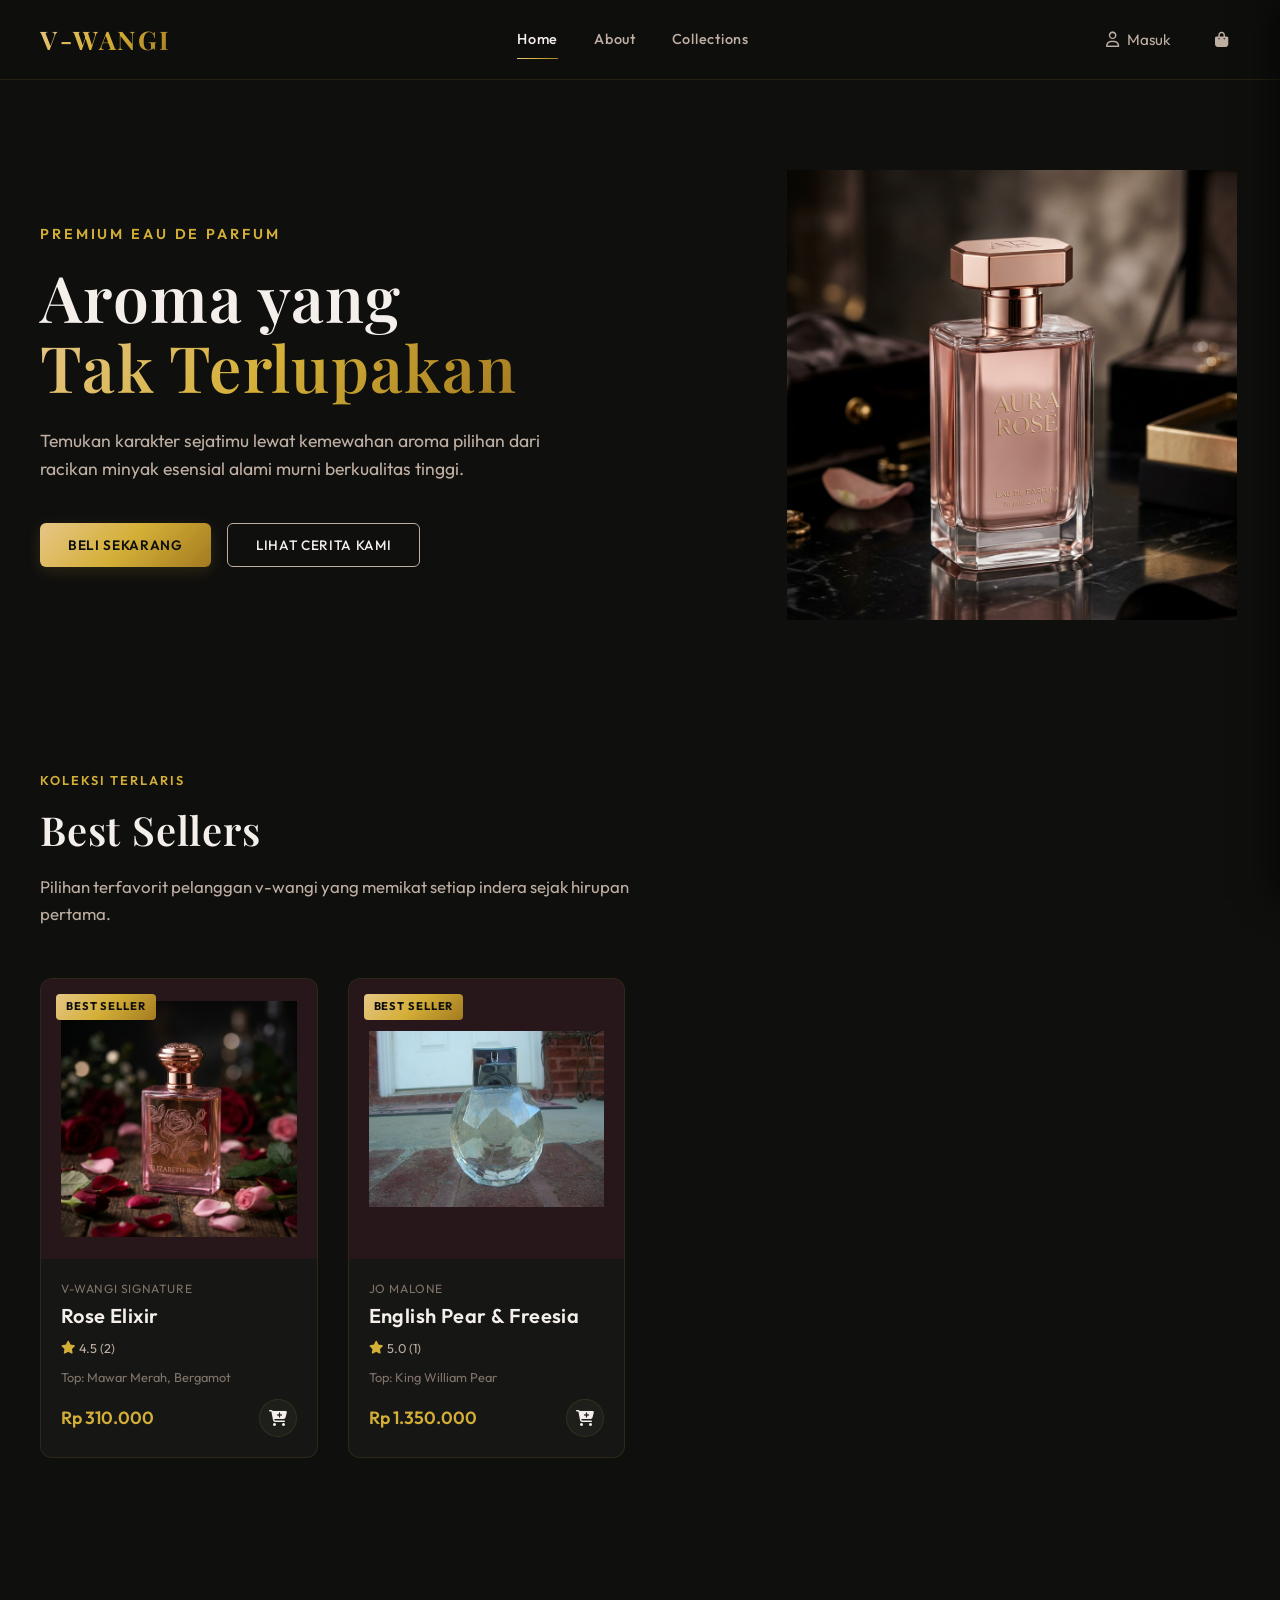
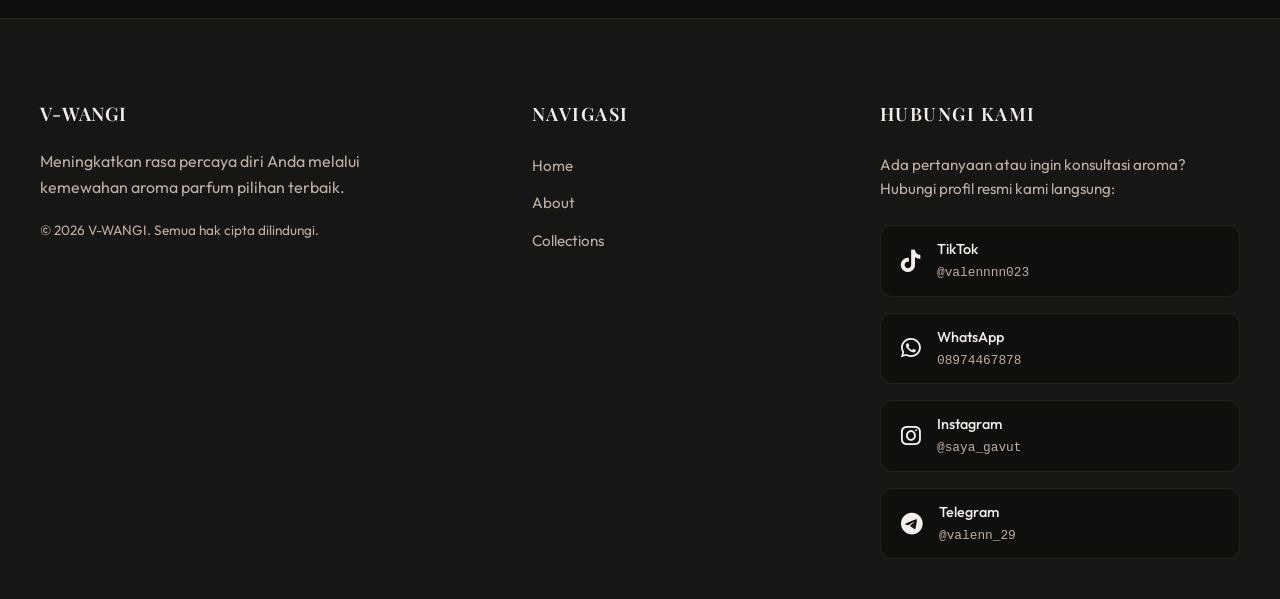
<file: index.html>
<!DOCTYPE html>
<html lang="id">
<head>
    <meta charset="UTF-8">
    <meta name="viewport" content="width=device-width, initial-scale=1.0">
    <title>V-WANGI - Aroma yang Tak Terlupakan</title>
    <meta name="description" content="Toko parfum premium e-commerce v-wangi dengan aroma berkualitas, alami, dan racikan lokal terbaik.">
    <!-- Google Fonts -->
    <link rel="preconnect" href="https://fonts.googleapis.com">
    <link rel="preconnect" href="https://fonts.gstatic.com" crossorigin>
    <link href="https://fonts.googleapis.com/css2?family=Outfit:wght@300;400;500;600;700&family=Playfair+Display:ital,wght@0,400;0,600;0,700;1,400&display=swap" rel="stylesheet">
    <!-- FontAwesome for Premium Icons -->
    <link rel="stylesheet" href="https://cdnjs.cloudflare.com/ajax/libs/font-awesome/6.4.0/css/all.min.css">
    <!-- Custom Style Sheet -->
    <link rel="stylesheet" href="style.css">
</head>
<body>

    <!-- Header / Navbar -->
    <header class="navbar">
        <div class="nav-container">
            <a href="#" class="logo" id="nav-logo">V-WANGI</a>
            <nav class="nav-links">
                <a href="#home" class="nav-link active" data-target="home">Home</a>
                <a href="#about" class="nav-link" data-target="about">About</a>
                <a href="#collections" class="nav-link" data-target="collections">Collections</a>
            </nav>
            <div class="nav-actions">
                <button class="nav-btn" id="auth-btn" title="Masuk / Daftar">
                    <i class="fa-regular fa-user"></i>
                    <span class="btn-text">Masuk</span>
                </button>
                <button class="nav-btn cart-toggle-btn" id="cart-btn" title="Keranjang">
                    <i class="fa-solid fa-bag-shopping"></i>
                    <span class="cart-badge" id="cart-badge-count">0</span>
                </button>
            </div>
        </div>
    </header>

    <!-- Slide-Out Shopping Cart Panel -->
    <div class="cart-overlay" id="cart-overlay"></div>
    <div class="cart-panel" id="cart-panel">
        <div class="cart-header">
            <h3>Keranjang Belanja</h3>
            <button class="close-cart-btn" id="close-cart-btn"><i class="fa-solid fa-xmark"></i></button>
        </div>
        <div class="cart-items" id="cart-items-container">
            <!-- Dynamic Cart Items go here -->
            <div class="empty-cart-message">
                <i class="fa-solid fa-bag-shopping"></i>
                <p>Keranjang belanja Anda kosong.</p>
                <button class="btn btn-primary btn-shop-now">Lihat Koleksi</button>
            </div>
        </div>
        <div class="cart-footer" id="cart-footer">
            <div class="cart-total-row">
                <span>Subtotal:</span>
                <span class="total-price" id="cart-subtotal">Rp 0</span>
            </div>
            <button class="btn btn-primary btn-block" id="btn-go-to-checkout">Lanjutkan ke Checkout</button>
        </div>
    </div>

    <!-- Main View Content (SPA Page Views) -->
    <main class="main-content">

        <!-- 1. Home / Landing Page View -->
        <section id="home-view" class="view-section active">
            <!-- Hero Banner -->
            <div class="hero-banner">
                <div class="hero-content">
                    <span class="hero-subtitle">Premium Eau De Parfum</span>
                    <h1 class="hero-title">Aroma yang<br><span class="highlight-gold">Tak Terlupakan</span></h1>
                    <p class="hero-description">Temukan karakter sejatimu lewat kemewahan aroma pilihan dari racikan minyak esensial alami murni berkualitas tinggi.</p>
                    <div class="hero-actions">
                        <button class="btn btn-primary btn-shop-now">Beli Sekarang</button>
                        <button class="btn btn-secondary" id="btn-explore-story">Lihat Cerita Kami</button>
                    </div>
                </div>
                <div class="hero-visual">
                    <div class="glow-sphere"></div>
                    <img src="assets/rose_elixir.png" alt="V-Wangi Signature Bottle" class="hero-img floating-animation">
                </div>
            </div>

            <!-- Best Sellers Section -->
            <div class="best-sellers-section">
                <div class="section-header">
                    <span class="section-tag">Koleksi Terlaris</span>
                    <h2 class="section-title">Best Sellers</h2>
                    <p class="section-desc">Pilihan terfavorit pelanggan v-wangi yang memikat setiap indera sejak hirupan pertama.</p>
                </div>
                <div class="product-grid" id="best-sellers-grid">
                    <!-- Dynamic Best Sellers Card go here -->
                </div>
            </div>
        </section>

        <!-- 2. About / Story View -->
        <section id="about-view" class="view-section">
            <div class="about-container">
                <div class="section-header text-center">
                    <span class="section-tag">Ingredients & Story</span>
                    <h2 class="section-title">Kisah & Kualitas Kami</h2>
                </div>

                <div class="about-grid">
                    <div class="about-card">
                        <div class="about-icon"><i class="fa-solid fa-leaf"></i></div>
                        <h3>Bahan Alami Murni</h3>
                        <p>Menggunakan 100% ekstrak minyak esensial alami yang diperoleh secara etis tanpa bahan kimia sintetis berbahaya.</p>
                    </div>
                    <div class="about-card">
                        <div class="about-icon"><i class="fa-solid fa-wand-magic-sparkles"></i></div>
                        <h3>Aroma Khas</h3>
                        <p>Setiap varian dirancang oleh master perfumer profesional untuk menciptakan transisi aroma notes yang harmonis dan unik.</p>
                    </div>
                    <div class="about-card">
                        <div class="about-icon"><i class="fa-solid fa-award"></i></div>
                        <h3>Lokal & Berkualitas</h3>
                        <p>Diproduksi secara lokal dengan standar internasional, menjaga keaslian budaya wewangian premium Indonesia.</p>
                    </div>
                </div>

                <!-- Stats Section -->
                <div class="stats-section">
                    <div class="stat-item">
                        <span class="stat-number">10k+</span>
                        <span class="stat-label">Pelanggan Puas</span>
                    </div>
                    <div class="stat-item">
                        <span class="stat-number">40+</span>
                        <span class="stat-label">Varian Aroma</span>
                    </div>
                    <div class="stat-item">
                        <span class="stat-number">100%</span>
                        <span class="stat-label">Jaminan Asli</span>
                    </div>
                    <div class="stat-item">
                        <span class="stat-number">4.9</span>
                        <span class="stat-label">Rating Rata-rata</span>
                    </div>
                </div>
            </div>
        </section>

        <!-- 3. Collections & Product Grid View -->
        <section id="collections-view" class="view-section">
            <div class="collections-container">
                <div class="section-header">
                    <span class="section-tag">Semua Varian</span>
                    <h2 class="section-title">Collections</h2>
                </div>
                <div class="product-grid" id="all-collections-grid">
                    <!-- Dynamic Product Grid loaded from Javascript -->
                </div>
            </div>
        </section>

        <!-- 4. Product Detail & Notes View -->
        <section id="detail-view" class="view-section">
            <div class="detail-container" id="product-detail-container">
                <!-- Loaded dynamically by app.js -->
            </div>
        </section>

        <!-- 5. User Authentication View (Login/Register) -->
        <section id="auth-view" class="view-section">
            <div class="auth-card-wrapper">
                <!-- Left Decorative Visual -->
                <div class="auth-visual">
                    <div class="auth-visual-overlay"></div>
                    <div class="auth-visual-content">
                        <h3>V-WANGI</h3>
                        <p>Dapatkan pengalaman belanja wewangian premium yang lebih personal dengan membuat akun Anda hari ini.</p>
                    </div>
                </div>
                <!-- Right Auth Forms -->
                <div class="auth-form-side">
                    <!-- Login Form -->
                    <div class="auth-form-container active" id="login-form-container">
                        <h2>Selamat Datang Kembali</h2>
                        <p class="auth-subtitle">Silakan masuk dengan kredensial akun Anda</p>
                        <form id="login-form" class="auth-form">
                            <div class="form-group">
                                <label for="login-email">Email</label>
                                <input type="email" id="login-email" required placeholder="nama@email.com">
                            </div>
                            <div class="form-group">
                                <label for="login-password">Kata Sandi</label>
                                <input type="password" id="login-password" required placeholder="••••••••">
                            </div>
                            <div class="form-options">
                                <label class="checkbox-container">
                                    <input type="checkbox"> Ingat saya
                                </label>
                                <a href="#" class="forgot-link">Lupa sandi?</a>
                            </div>
                            <button type="submit" class="btn btn-primary btn-block">Masuk</button>
                        </form>
                        <div class="divider"><span>atau masuk dengan</span></div>
                        <div class="social-login-grid">
                            <button class="social-login-btn"><i class="fa-brands fa-google"></i> Google</button>
                            <button class="social-login-btn"><i class="fa-brands fa-facebook-f"></i> Facebook</button>
                        </div>
                        <p class="auth-footer-text">Belum punya akun? <a href="#" id="link-to-register">Daftar Sekarang</a></p>
                    </div>

                    <!-- Register Form -->
                    <div class="auth-form-container" id="register-form-container">
                        <h2>Daftar Akun Baru</h2>
                        <p class="auth-subtitle">Gabung dengan komunitas V-WANGI</p>
                        <form id="register-form" class="auth-form">
                            <div class="form-group">
                                <label for="register-name">Nama Lengkap</label>
                                <input type="text" id="register-name" required placeholder="Valen">
                            </div>
                            <div class="form-group">
                                <label for="register-email">Email</label>
                                <input type="email" id="register-email" required placeholder="nama@email.com">
                            </div>
                            <div class="form-group">
                                <label for="register-password">Kata Sandi</label>
                                <input type="password" id="register-password" required placeholder="Minimal 6 karakter">
                            </div>
                            <label class="checkbox-container terms-checkbox">
                                <input type="checkbox" required> Saya menyetujui Syarat & Ketentuan serta Kebijakan Privasi.
                            </label>
                            <button type="submit" class="btn btn-primary btn-block">Daftar</button>
                        </form>
                        <div class="divider"><span>atau daftar dengan</span></div>
                        <div class="social-login-grid">
                            <button class="social-login-btn"><i class="fa-brands fa-google"></i> Google</button>
                            <button class="social-login-btn"><i class="fa-brands fa-facebook-f"></i> Facebook</button>
                        </div>
                        <p class="auth-footer-text">Sudah punya akun? <a href="#" id="link-to-login">Masuk</a></p>
                    </div>
                </div>
            </div>
        </section>

        <!-- 6. Checkout View -->
        <section id="checkout-view" class="view-section">
            <div class="checkout-grid">
                <!-- Shipping and Checkout Form -->
                <div class="checkout-form-column">
                    <h2>Alamat Pengiriman</h2>
                    <form id="checkout-shipping-form">
                        <div class="form-row">
                            <div class="form-group">
                                <label for="shipping-first-name">Nama Depan</label>
                                <input type="text" id="shipping-first-name" required placeholder="Valen">
                            </div>
                            <div class="form-group">
                                <label for="shipping-last-name">Nama Belakang</label>
                                <input type="text" id="shipping-last-name" required placeholder="Pratama">
                            </div>
                        </div>
                        <div class="form-group">
                            <label for="shipping-phone">Nomor WhatsApp / Telepon</label>
                            <input type="tel" id="shipping-phone" required placeholder="08974467878">
                        </div>
                        <div class="form-group">
                            <label for="shipping-address">Alamat Lengkap</label>
                            <textarea id="shipping-address" required placeholder="Nama jalan, nomor rumah, RT/RW, kecamatan, kota, kode pos" rows="3"></textarea>
                        </div>
                        <div class="form-row">
                            <div class="form-group">
                                <label for="shipping-city">Kota/Kabupaten</label>
                                <input type="text" id="shipping-city" required placeholder="Jakarta Selatan">
                            </div>
                            <div class="form-group">
                                <label for="shipping-zip">Kode Pos</label>
                                <input type="text" id="shipping-zip" required placeholder="12345">
                            </div>
                        </div>
                        <div class="form-group">
                            <label for="shipping-courier">Metode Pengiriman</label>
                            <select id="shipping-courier" required>
                                <option value="15000">J&T Reguler (Rp 15.000) - 2-3 Hari Kerja</option>
                                <option value="20000">JNE Yes (Rp 20.000) - 1 Hari Kerja</option>
                                <option value="10000">SiCepat Halu (Rp 10.000) - 3-5 Hari Kerja</option>
                            </select>
                        </div>
                        <button type="submit" class="btn btn-primary btn-block btn-lg" id="btn-proceed-to-payment">Lanjutkan ke Pembayaran</button>
                    </form>
                </div>

                <!-- Order Summary Column -->
                <div class="checkout-summary-column">
                    <div class="summary-card">
                        <h3>Ringkasan Pesanan</h3>
                        <div class="summary-items-list" id="checkout-items-list">
                            <!-- Items loaded dynamically -->
                        </div>
                        <hr class="summary-divider">
                        <div class="summary-totals">
                            <div class="total-row">
                                <span>Subtotal</span>
                                <span id="checkout-subtotal">Rp 0</span>
                            </div>
                            <div class="total-row">
                                <span>Biaya Pengiriman</span>
                                <span id="checkout-shipping">Rp 15.000</span>
                            </div>
                            <hr class="total-divider">
                            <div class="total-row grand-total">
                                <span>Total Keseluruhan</span>
                                <span id="checkout-grand-total">Rp 0</span>
                            </div>
                        </div>
                    </div>
                </div>
            </div>
        </section>

        <!-- 7. Payment Gateway View -->
        <section id="payment-view" class="view-section">
            <div class="payment-grid">
                <!-- Payment Form Column -->
                <div class="payment-form-column">
                    <h2>Metode Pembayaran</h2>
                    <p class="payment-desc">Semua transaksi dienkripsi dan dijamin 100% aman.</p>
                    
                    <div class="payment-methods-tabs">
                        <button class="payment-tab active" data-method="credit-card">
                            <i class="fa-solid fa-credit-card"></i> Kartu Kredit/Debit
                        </button>
                        <button class="payment-tab" data-method="bank-transfer">
                            <i class="fa-solid fa-building-columns"></i> Transfer Bank
                        </button>
                        <button class="payment-tab" data-method="qris">
                            <i class="fa-solid fa-qrcode"></i> Dompet Digital / QRIS
                        </button>
                    </div>

                    <div class="payment-method-forms">
                        <!-- Credit Card Form -->
                        <div class="payment-method-content active" id="payment-credit-card">
                            <!-- Premium Credit Card Visual -->
                            <div class="credit-card-preview-container">
                                <div class="credit-card-preview">
                                    <div class="card-chip"></div>
                                    <div class="card-logo"><i class="fa-brands fa-cc-visa"></i></div>
                                    <div class="card-number-label" id="card-preview-number">•••• •••• •••• ••••</div>
                                    <div class="card-holder-info">
                                        <div class="card-label">PEMEGANG KARTU</div>
                                        <div class="card-name" id="card-preview-name">VALEN PRATAMA</div>
                                    </div>
                                    <div class="card-expiry-info">
                                        <div class="card-label">BERLAKU S/D</div>
                                        <div class="card-expiry" id="card-preview-expiry">MM/YY</div>
                                    </div>
                                </div>
                            </div>

                            <form id="credit-card-form">
                                <div class="form-group">
                                    <label for="cc-number">Nomor Kartu</label>
                                    <input type="text" id="cc-number" required placeholder="4111 2222 3333 4444" maxlength="19">
                                </div>
                                <div class="form-group">
                                    <label for="cc-name">Nama di Kartu</label>
                                    <input type="text" id="cc-name" required placeholder="Valen Pratama">
                                </div>
                                <div class="form-row">
                                    <div class="form-group">
                                        <label for="cc-expiry">Masa Berlaku</label>
                                        <input type="text" id="cc-expiry" required placeholder="MM/YY" maxlength="5">
                                    </div>
                                    <div class="form-group">
                                        <label for="cc-cvv">CVV</label>
                                        <input type="password" id="cc-cvv" required placeholder="123" maxlength="3">
                                    </div>
                                </div>
                                <button type="submit" class="btn btn-primary btn-block btn-lg" id="btn-pay-now">Bayar Sekarang</button>
                            </form>
                        </div>

                        <!-- Bank Transfer Info -->
                        <div class="payment-method-content" id="payment-bank-transfer">
                            <div class="bank-info-box">
                                <h3>Virtual Account (VA) BCA</h3>
                                <p class="bank-va-number">88012 0897 4467 878</p>
                                <p class="bank-va-owner">Atas Nama: <strong>V-WANGI CO</strong></p>
                                <div class="bank-steps">
                                    <h4>Petunjuk Pembayaran:</h4>
                                    <ol>
                                        <li>Buka aplikasi m-BCA atau masuk ke internet banking BCA.</li>
                                        <li>Pilih menu <strong>Transfer > BCA Virtual Account</strong>.</li>
                                        <li>Masukkan nomor Virtual Account di atas.</li>
                                        <li>Konfirmasi nominal tagihan yang muncul dan selesaikan pembayaran.</li>
                                    </ol>
                                </div>
                                <button class="btn btn-primary btn-block btn-lg" id="btn-pay-bank">Konfirmasi Pembayaran</button>
                            </div>
                        </div>

                        <!-- QRIS Code Mockup -->
                        <div class="payment-method-content" id="payment-qris">
                            <div class="qris-box">
                                <h3>Bayar Instan dengan QRIS</h3>
                                <p class="qris-desc">Pindai kode QR menggunakan GoPay, OVO, Dana, LinkAja, atau Mobile Banking.</p>
                                <div class="qris-qrcode-container">
                                    <!-- Dynamic QRIS code container -->
                                    <div class="qris-qr-code">
                                        <i class="fa-solid fa-qrcode"></i>
                                        <div class="qr-scanner-line"></div>
                                    </div>
                                    <span class="qris-badge">QRIS Nasional</span>
                                </div>
                                <button class="btn btn-primary btn-block btn-lg" id="btn-pay-qris">Simulasi Pindai Berhasil</button>
                            </div>
                        </div>
                    </div>
                </div>

                <!-- Small Info Summary -->
                <div class="payment-summary-column">
                    <div class="summary-card">
                        <h3>Pesanan Anda</h3>
                        <div class="summary-totals">
                            <div class="total-row">
                                <span>Subtotal</span>
                                <span id="payment-subtotal">Rp 0</span>
                            </div>
                            <div class="total-row">
                                <span>Biaya Pengiriman</span>
                                <span id="payment-shipping">Rp 15.000</span>
                            </div>
                            <hr class="total-divider">
                            <div class="total-row grand-total">
                                <span>Total Tagihan</span>
                                <span id="payment-grand-total">Rp 0</span>
                            </div>
                        </div>
                        <div class="secure-checkout-badge">
                            <i class="fa-solid fa-shield-halved"></i>
                            <span>Enkripsi SSL Secure 256-bit</span>
                        </div>
                    </div>
                </div>
            </div>
        </section>

        <!-- 8. Payment Success View -->
        <section id="success-view" class="view-section">
            <div class="success-container">
                <div class="success-icon"><i class="fa-regular fa-circle-check"></i></div>
                <h2>Terima Kasih Atas Pesanan Anda!</h2>
                <p class="success-subtitle">Pembayaran Anda telah sukses diverifikasi. Kami sedang menyiapkan parfum terbaik untuk dikirimkan kepada Anda.</p>
                
                <div class="receipt-card">
                    <h3>Detail Transaksi</h3>
                    <div class="receipt-row">
                        <span>Nomor Pesanan:</span>
                        <strong id="receipt-order-id">#VW-987219</strong>
                    </div>
                    <div class="receipt-row">
                        <span>Nama Penerima:</span>
                        <span id="receipt-name">Valen Pratama</span>
                    </div>
                    <div class="receipt-row">
                        <span>Alamat Pengiriman:</span>
                        <span id="receipt-address">Jakarta Selatan</span>
                    </div>
                    <div class="receipt-row">
                        <span>Total Pembayaran:</span>
                        <strong class="highlight-gold" id="receipt-total">Rp 325.000</strong>
                    </div>
                    <div class="receipt-row">
                        <span>Status Pengiriman:</span>
                        <span class="delivery-status-badge"><i class="fa-solid fa-truck-ramp-box"></i> Sedang Diproses</span>
                    </div>
                </div>

                <div class="success-actions">
                    <button class="btn btn-primary" id="btn-back-to-home">Kembali ke Beranda</button>
                    <button class="btn btn-secondary" id="btn-print-receipt"><i class="fa-solid fa-print"></i> Cetak Tanda Terima</button>
                </div>
            </div>
        </section>

    </main>

    <!-- Footer with Direct Social Media Links -->
    <footer class="footer">
        <div class="footer-container">
            <!-- Brand Column -->
            <div class="footer-col brand-col">
                <h3 class="footer-logo">V-WANGI</h3>
                <p>Meningkatkan rasa percaya diri Anda melalui kemewahan aroma parfum pilihan terbaik.</p>
                <p class="copyright">&copy; 2026 V-WANGI. Semua hak cipta dilindungi.</p>
            </div>
            
            <!-- Links Column -->
            <div class="footer-col">
                <h4>Navigasi</h4>
                <ul class="footer-links">
                    <li><a href="#home" class="footer-link">Home</a></li>
                    <li><a href="#about" class="footer-link">About</a></li>
                    <li><a href="#collections" class="footer-link">Collections</a></li>
                </ul>
            </div>
            
            <!-- Contact Direct Social Media Links Column (Crucial Requirement) -->
            <div class="footer-col contact-col">
                <h4>Hubungi Kami</h4>
                <p class="contact-desc">Ada pertanyaan atau ingin konsultasi aroma? Hubungi profil resmi kami langsung:</p>
                <div class="social-links-block">
                    <!-- TikTok Link -->
                    <a href="https://www.tiktok.com/@valennnn023" target="_blank" rel="noopener noreferrer" class="social-link-item tiktok-link" title="TikTok @valennnn023">
                        <i class="fa-brands fa-tiktok"></i>
                        <span class="social-label">TikTok <span class="social-username">@valennnn023</span></span>
                    </a>
                    
                    <!-- WhatsApp Link -->
                    <a href="https://wa.me/628974467878" target="_blank" rel="noopener noreferrer" class="social-link-item whatsapp-link" title="WhatsApp 08974467878">
                        <i class="fa-brands fa-whatsapp"></i>
                        <span class="social-label">WhatsApp <span class="social-username">08974467878</span></span>
                    </a>
                    
                    <!-- Instagram Link -->
                    <a href="https://www.instagram.com/saya_gavut" target="_blank" rel="noopener noreferrer" class="social-link-item instagram-link" title="Instagram @saya_gavut">
                        <i class="fa-brands fa-instagram"></i>
                        <span class="social-label">Instagram <span class="social-username">@saya_gavut</span></span>
                    </a>
                    
                    <!-- Telegram Link -->
                    <a href="https://t.me/valenn_29" target="_blank" rel="noopener noreferrer" class="social-link-item telegram-link" title="Telegram @valenn_29">
                        <i class="fa-brands fa-telegram"></i>
                        <span class="social-label">Telegram <span class="social-username">@valenn_29</span></span>
                    </a>
                </div>
            </div>
        </div>
    </footer>

    <!-- Custom Script File -->
    <script src="app.js"></script>
</body>
</html>
</file>
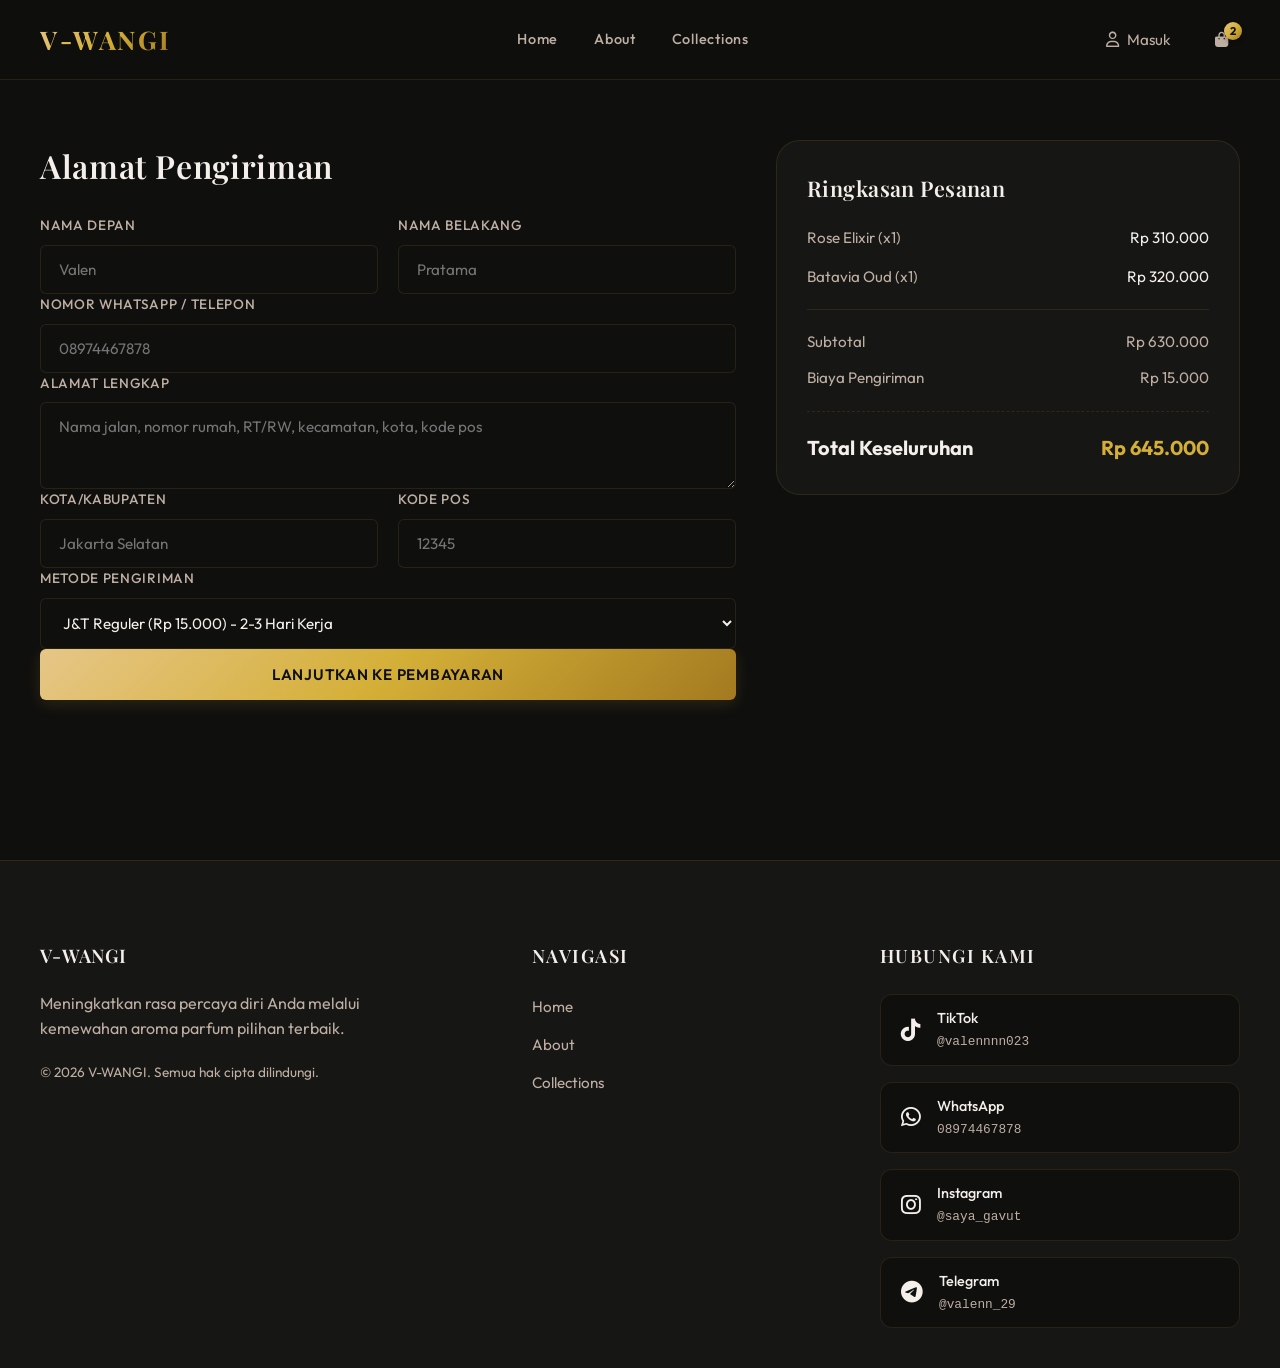
<file: page-checkout.html>
<!DOCTYPE html>
<html lang="id">
<head>
    <meta charset="UTF-8">
    <meta name="viewport" content="width=device-width, initial-scale=1.0">
    <title>V-WANGI - Checkout</title>
    <link rel="preconnect" href="https://fonts.googleapis.com">
    <link rel="preconnect" href="https://fonts.gstatic.com" crossorigin>
    <link href="https://fonts.googleapis.com/css2?family=Outfit:wght@300;400;500;600;700&family=Playfair+Display:ital,wght@0,400;0,600;0,700;1,400&display=swap" rel="stylesheet">
    <link rel="stylesheet" href="https://cdnjs.cloudflare.com/ajax/libs/font-awesome/6.4.0/css/all.min.css">
    <link rel="stylesheet" href="style.css">
    <style>
        .static-page { padding-top: calc(var(--navbar-height) + 40px); padding-bottom: 60px; max-width: var(--container-width); margin: 0 auto; padding-left: 40px; padding-right: 40px; }
    </style>
</head>
<body>
    <header class="navbar">
        <div class="nav-container">
            <a href="index.html" class="logo">V-WANGI</a>
            <nav class="nav-links">
                <a href="index.html" class="nav-link">Home</a>
                <a href="page-about.html" class="nav-link">About</a>
                <a href="page-collections.html" class="nav-link">Collections</a>
            </nav>
            <div class="nav-actions">
                <button class="nav-btn"><i class="fa-regular fa-user"></i><span class="btn-text">Masuk</span></button>
                <button class="nav-btn cart-toggle-btn"><i class="fa-solid fa-bag-shopping"></i><span class="cart-badge">2</span></button>
            </div>
        </div>
    </header>

    <main class="static-page">
        <div class="checkout-grid">
            <div class="checkout-form-column">
                <h2>Alamat Pengiriman</h2>
                <form>
                    <div class="form-row">
                        <div class="form-group">
                            <label>Nama Depan</label>
                            <input type="text" placeholder="Valen">
                        </div>
                        <div class="form-group">
                            <label>Nama Belakang</label>
                            <input type="text" placeholder="Pratama">
                        </div>
                    </div>
                    <div class="form-group">
                        <label>Nomor WhatsApp / Telepon</label>
                        <input type="tel" placeholder="08974467878">
                    </div>
                    <div class="form-group">
                        <label>Alamat Lengkap</label>
                        <textarea rows="3" placeholder="Nama jalan, nomor rumah, RT/RW, kecamatan, kota, kode pos"></textarea>
                    </div>
                    <div class="form-row">
                        <div class="form-group">
                            <label>Kota/Kabupaten</label>
                            <input type="text" placeholder="Jakarta Selatan">
                        </div>
                        <div class="form-group">
                            <label>Kode Pos</label>
                            <input type="text" placeholder="12345">
                        </div>
                    </div>
                    <div class="form-group">
                        <label>Metode Pengiriman</label>
                        <select>
                            <option>J&T Reguler (Rp 15.000) - 2-3 Hari Kerja</option>
                            <option>JNE Yes (Rp 20.000) - 1 Hari Kerja</option>
                            <option>SiCepat Halu (Rp 10.000) - 3-5 Hari Kerja</option>
                        </select>
                    </div>
                    <button type="button" class="btn btn-primary btn-block btn-lg">Lanjutkan ke Pembayaran</button>
                </form>
            </div>
            <div class="checkout-summary-column">
                <div class="summary-card">
                    <h3>Ringkasan Pesanan</h3>
                    <div class="summary-items-list">
                        <div class="summary-item-row">
                            <span class="summary-item-name">Rose Elixir (x1)</span>
                            <span>Rp 310.000</span>
                        </div>
                        <div class="summary-item-row">
                            <span class="summary-item-name">Batavia Oud (x1)</span>
                            <span>Rp 320.000</span>
                        </div>
                    </div>
                    <hr class="summary-divider">
                    <div class="summary-totals">
                        <div class="total-row"><span>Subtotal</span><span>Rp 630.000</span></div>
                        <div class="total-row"><span>Biaya Pengiriman</span><span>Rp 15.000</span></div>
                        <hr class="total-divider">
                        <div class="total-row grand-total"><span>Total Keseluruhan</span><span>Rp 645.000</span></div>
                    </div>
                </div>
            </div>
        </div>
    </main>

    <footer class="footer">
        <div class="footer-container">
            <div class="footer-col brand-col">
                <h3 class="footer-logo">V-WANGI</h3>
                <p>Meningkatkan rasa percaya diri Anda melalui kemewahan aroma parfum pilihan terbaik.</p>
                <p class="copyright">&copy; 2026 V-WANGI. Semua hak cipta dilindungi.</p>
            </div>
            <div class="footer-col">
                <h4>Navigasi</h4>
                <ul class="footer-links">
                    <li><a href="index.html" class="footer-link">Home</a></li>
                    <li><a href="page-about.html" class="footer-link">About</a></li>
                    <li><a href="page-collections.html" class="footer-link">Collections</a></li>
                </ul>
            </div>
            <div class="footer-col contact-col">
                <h4>Hubungi Kami</h4>
                <div class="social-links-block">
                    <a href="https://www.tiktok.com/@valennnn023" target="_blank" class="social-link-item tiktok-link"><i class="fa-brands fa-tiktok"></i><span class="social-label">TikTok <span class="social-username">@valennnn023</span></span></a>
                    <a href="https://wa.me/628974467878" target="_blank" class="social-link-item whatsapp-link"><i class="fa-brands fa-whatsapp"></i><span class="social-label">WhatsApp <span class="social-username">08974467878</span></span></a>
                    <a href="https://www.instagram.com/saya_gavut" target="_blank" class="social-link-item instagram-link"><i class="fa-brands fa-instagram"></i><span class="social-label">Instagram <span class="social-username">@saya_gavut</span></span></a>
                    <a href="https://t.me/valenn_29" target="_blank" class="social-link-item telegram-link"><i class="fa-brands fa-telegram"></i><span class="social-label">Telegram <span class="social-username">@valenn_29</span></span></a>
                </div>
            </div>
        </div>
    </footer>
</body>
</html>
</file>
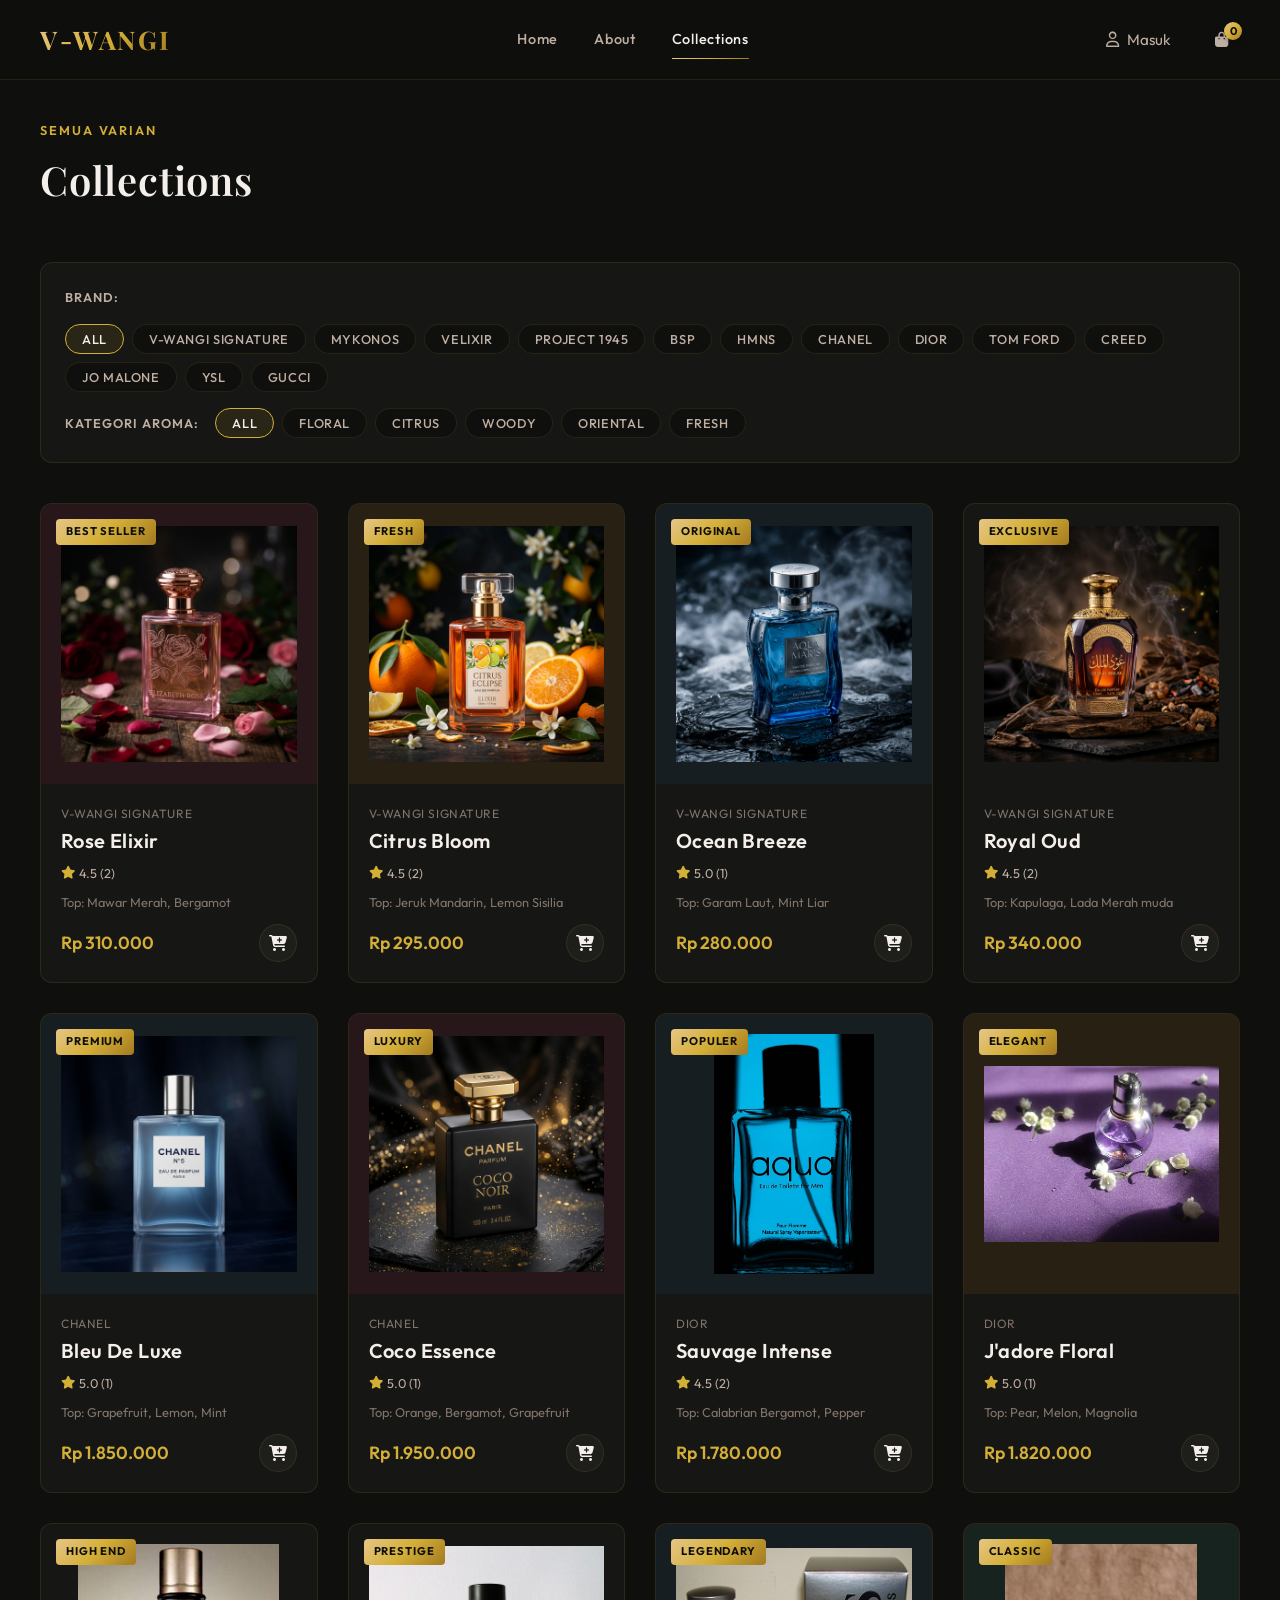
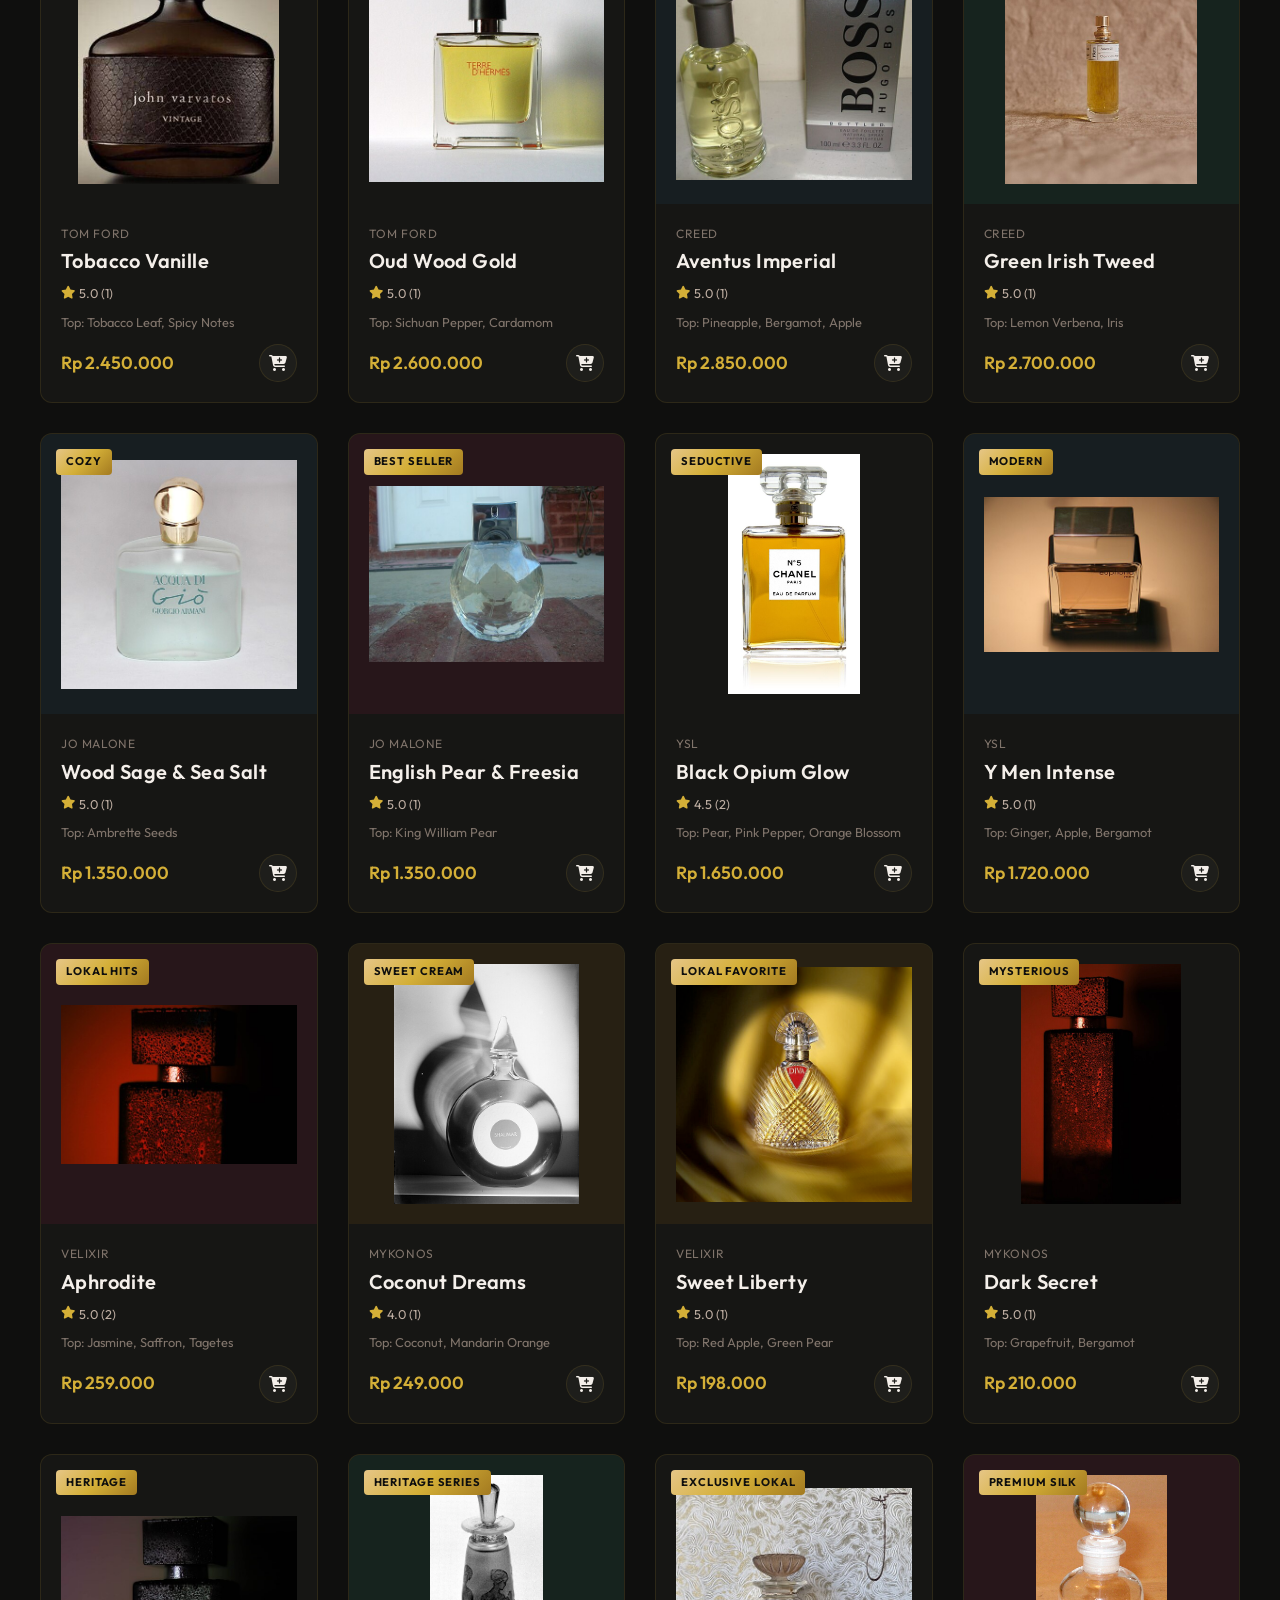
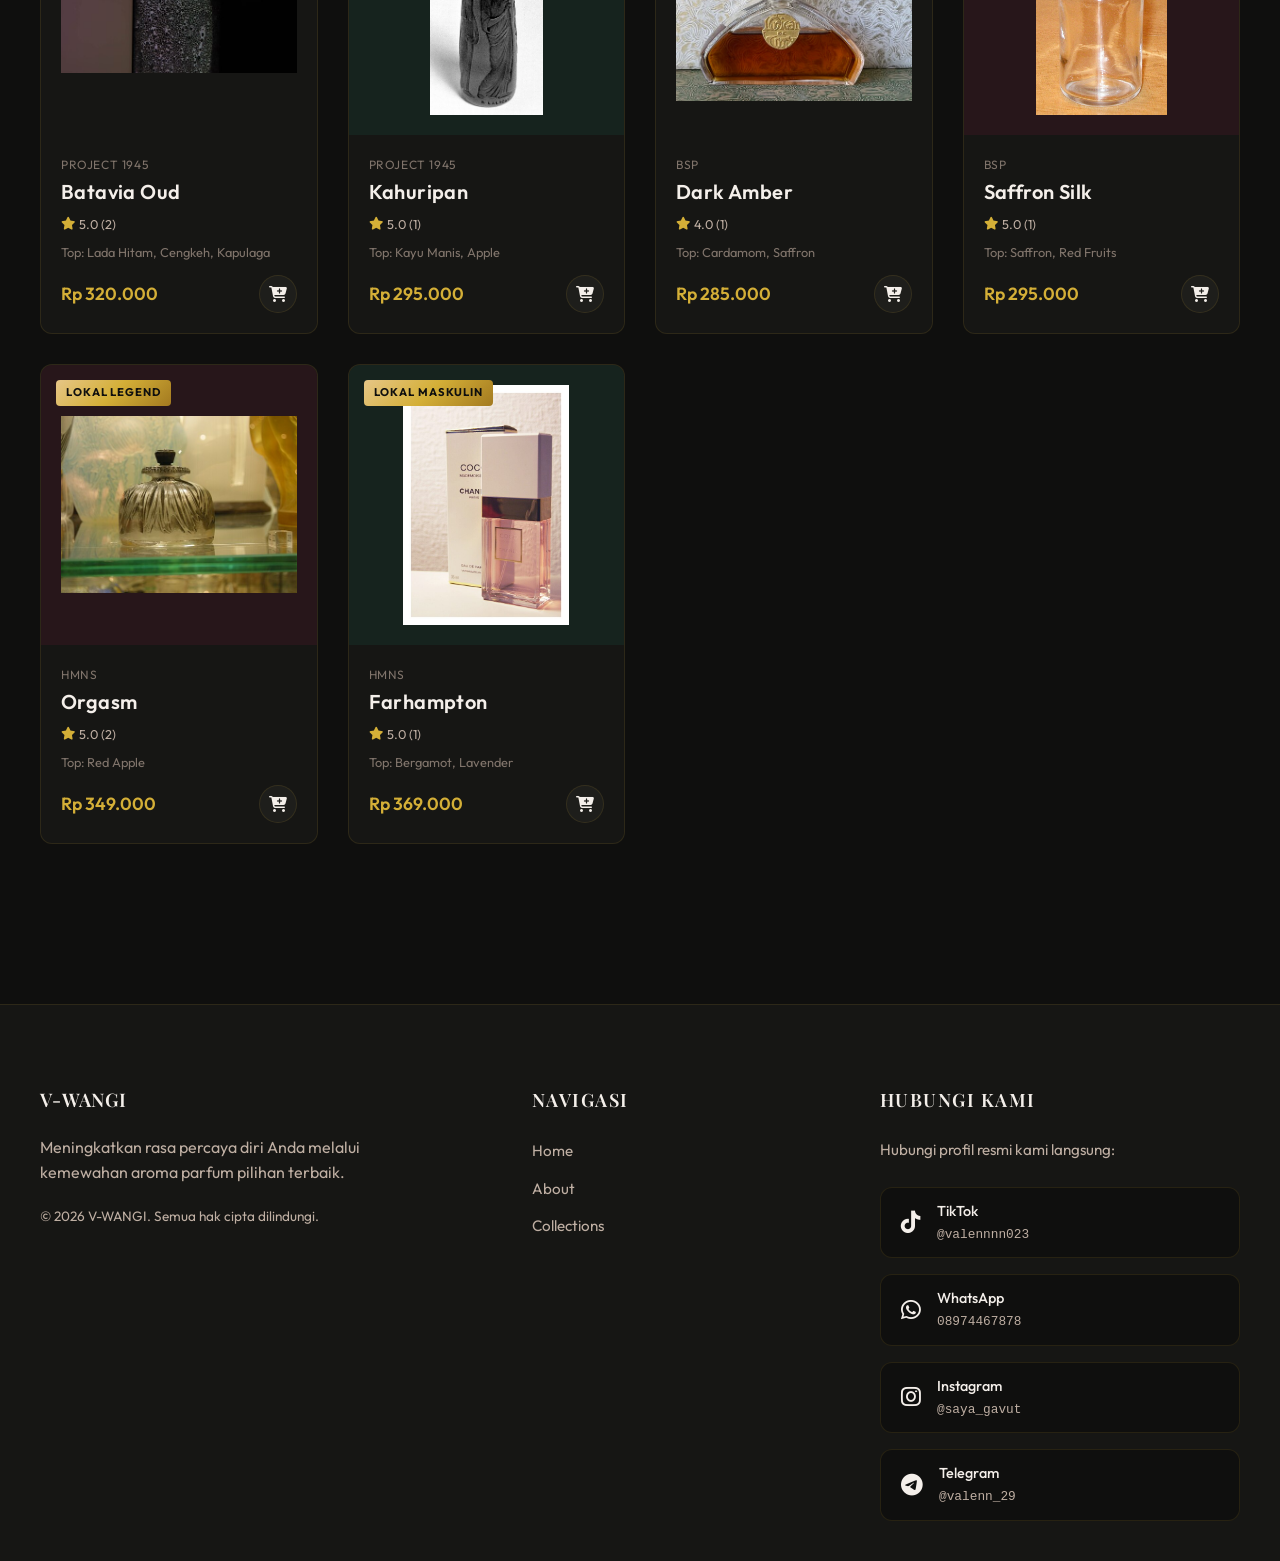
<file: page-collections.html>
<!DOCTYPE html>
<html lang="id">
<head>
    <meta charset="UTF-8">
    <meta name="viewport" content="width=device-width, initial-scale=1.0">
    <title>V-WANGI - Collections</title>
    <link rel="preconnect" href="https://fonts.googleapis.com">
    <link rel="preconnect" href="https://fonts.gstatic.com" crossorigin>
    <link href="https://fonts.googleapis.com/css2?family=Outfit:wght@300;400;500;600;700&family=Playfair+Display:ital,wght@0,400;0,600;0,700;1,400&display=swap" rel="stylesheet">
    <link rel="stylesheet" href="https://cdnjs.cloudflare.com/ajax/libs/font-awesome/6.4.0/css/all.min.css">
    <link rel="stylesheet" href="style.css">
    <style>
        body { overflow-x: hidden; }
        .static-page { padding-top: calc(var(--navbar-height) + 40px); padding-bottom: 60px; max-width: var(--container-width); margin: 0 auto; padding-left: 40px; padding-right: 40px; }
    </style>
</head>
<body>
    <header class="navbar">
        <div class="nav-container">
            <a href="index.html" class="logo">V-WANGI</a>
            <nav class="nav-links">
                <a href="index.html" class="nav-link">Home</a>
                <a href="page-about.html" class="nav-link">About</a>
                <a href="page-collections.html" class="nav-link active">Collections</a>
            </nav>
            <div class="nav-actions">
                <button class="nav-btn"><i class="fa-regular fa-user"></i><span class="btn-text">Masuk</span></button>
                <button class="nav-btn cart-toggle-btn"><i class="fa-solid fa-bag-shopping"></i><span class="cart-badge">0</span></button>
            </div>
        </div>
    </header>

    <main class="static-page">
        <div class="section-header">
            <span class="section-tag">Semua Varian</span>
            <h2 class="section-title">Collections</h2>
        </div>

        <!-- Filter Bar -->
        <div class="filter-bar-wrapper">
            <div class="filter-group">
                <span class="filter-label">Brand:</span>
                <div class="filter-options-list">
                    <button class="filter-btn active">All</button>
                    <button class="filter-btn">V-Wangi Signature</button>
                    <button class="filter-btn">Mykonos</button>
                    <button class="filter-btn">Velixir</button>
                    <button class="filter-btn">Project 1945</button>
                    <button class="filter-btn">BSP</button>
                    <button class="filter-btn">HMNS</button>
                    <button class="filter-btn">Chanel</button>
                    <button class="filter-btn">Dior</button>
                    <button class="filter-btn">Tom Ford</button>
                    <button class="filter-btn">Creed</button>
                    <button class="filter-btn">Jo Malone</button>
                    <button class="filter-btn">YSL</button>
                    <button class="filter-btn">Gucci</button>
                </div>
            </div>
            <div class="filter-group">
                <span class="filter-label">Kategori Aroma:</span>
                <div class="filter-options-list">
                    <button class="filter-btn active">All</button>
                    <button class="filter-btn">Floral</button>
                    <button class="filter-btn">Citrus</button>
                    <button class="filter-btn">Woody</button>
                    <button class="filter-btn">Oriental</button>
                    <button class="filter-btn">Fresh</button>
                </div>
            </div>
        </div>

        <!-- Product Grid -->
        <div class="product-grid" id="collections-grid"></div>
    </main>

    <footer class="footer">
        <div class="footer-container">
            <div class="footer-col brand-col">
                <h3 class="footer-logo">V-WANGI</h3>
                <p>Meningkatkan rasa percaya diri Anda melalui kemewahan aroma parfum pilihan terbaik.</p>
                <p class="copyright">&copy; 2026 V-WANGI. Semua hak cipta dilindungi.</p>
            </div>
            <div class="footer-col">
                <h4>Navigasi</h4>
                <ul class="footer-links">
                    <li><a href="index.html" class="footer-link">Home</a></li>
                    <li><a href="page-about.html" class="footer-link">About</a></li>
                    <li><a href="page-collections.html" class="footer-link">Collections</a></li>
                </ul>
            </div>
            <div class="footer-col contact-col">
                <h4>Hubungi Kami</h4>
                <p class="contact-desc">Hubungi profil resmi kami langsung:</p>
                <div class="social-links-block">
                    <a href="https://www.tiktok.com/@valennnn023" target="_blank" class="social-link-item tiktok-link">
                        <i class="fa-brands fa-tiktok"></i>
                        <span class="social-label">TikTok <span class="social-username">@valennnn023</span></span>
                    </a>
                    <a href="https://wa.me/628974467878" target="_blank" class="social-link-item whatsapp-link">
                        <i class="fa-brands fa-whatsapp"></i>
                        <span class="social-label">WhatsApp <span class="social-username">08974467878</span></span>
                    </a>
                    <a href="https://www.instagram.com/saya_gavut" target="_blank" class="social-link-item instagram-link">
                        <i class="fa-brands fa-instagram"></i>
                        <span class="social-label">Instagram <span class="social-username">@saya_gavut</span></span>
                    </a>
                    <a href="https://t.me/valenn_29" target="_blank" class="social-link-item telegram-link">
                        <i class="fa-brands fa-telegram"></i>
                        <span class="social-label">Telegram <span class="social-username">@valenn_29</span></span>
                    </a>
                </div>
            </div>
        </div>
    </footer>

    <script src="app.js"></script>
    <script>
        document.addEventListener('DOMContentLoaded', () => {
            const grid = document.getElementById('collections-grid');
            PERFUMES_DATA.forEach(product => {
                const avgRating = getProductAverageRating(product);
                const reviewsCount = product.reviews ? product.reviews.length : 0;
                const formattedPrice = new Intl.NumberFormat('id-ID', { style: 'currency', currency: 'IDR', minimumFractionDigits: 0 }).format(product.price).replace('IDR', 'Rp');
                const card = document.createElement('div');
                card.className = 'product-card';
                card.setAttribute('data-theme', product.theme);
                card.innerHTML = `
                    <div class="product-card-img-container">
                        ${product.badge ? `<span class="product-badge">${product.badge}</span>` : ''}
                        <img src="${product.image}" alt="${product.name}" class="product-card-img" style="filter: ${product.imageFilter || 'none'}">
                    </div>
                    <div class="product-card-info">
                        <span class="product-card-brand">${product.brand}</span>
                        <h3 class="product-card-title">${product.name}</h3>
                        <div class="product-card-rating"><i class="fa-solid fa-star"></i><span>${avgRating} (${reviewsCount})</span></div>
                        <p class="product-card-notes-preview">Top: ${product.notes.top.name}</p>
                        <div class="product-card-footer">
                            <span class="product-card-price">${formattedPrice}</span>
                            <button class="add-cart-circle-btn"><i class="fa-solid fa-cart-plus"></i></button>
                        </div>
                    </div>`;
                grid.appendChild(card);
            });
        });
    </script>
</body>
</html>
</file>
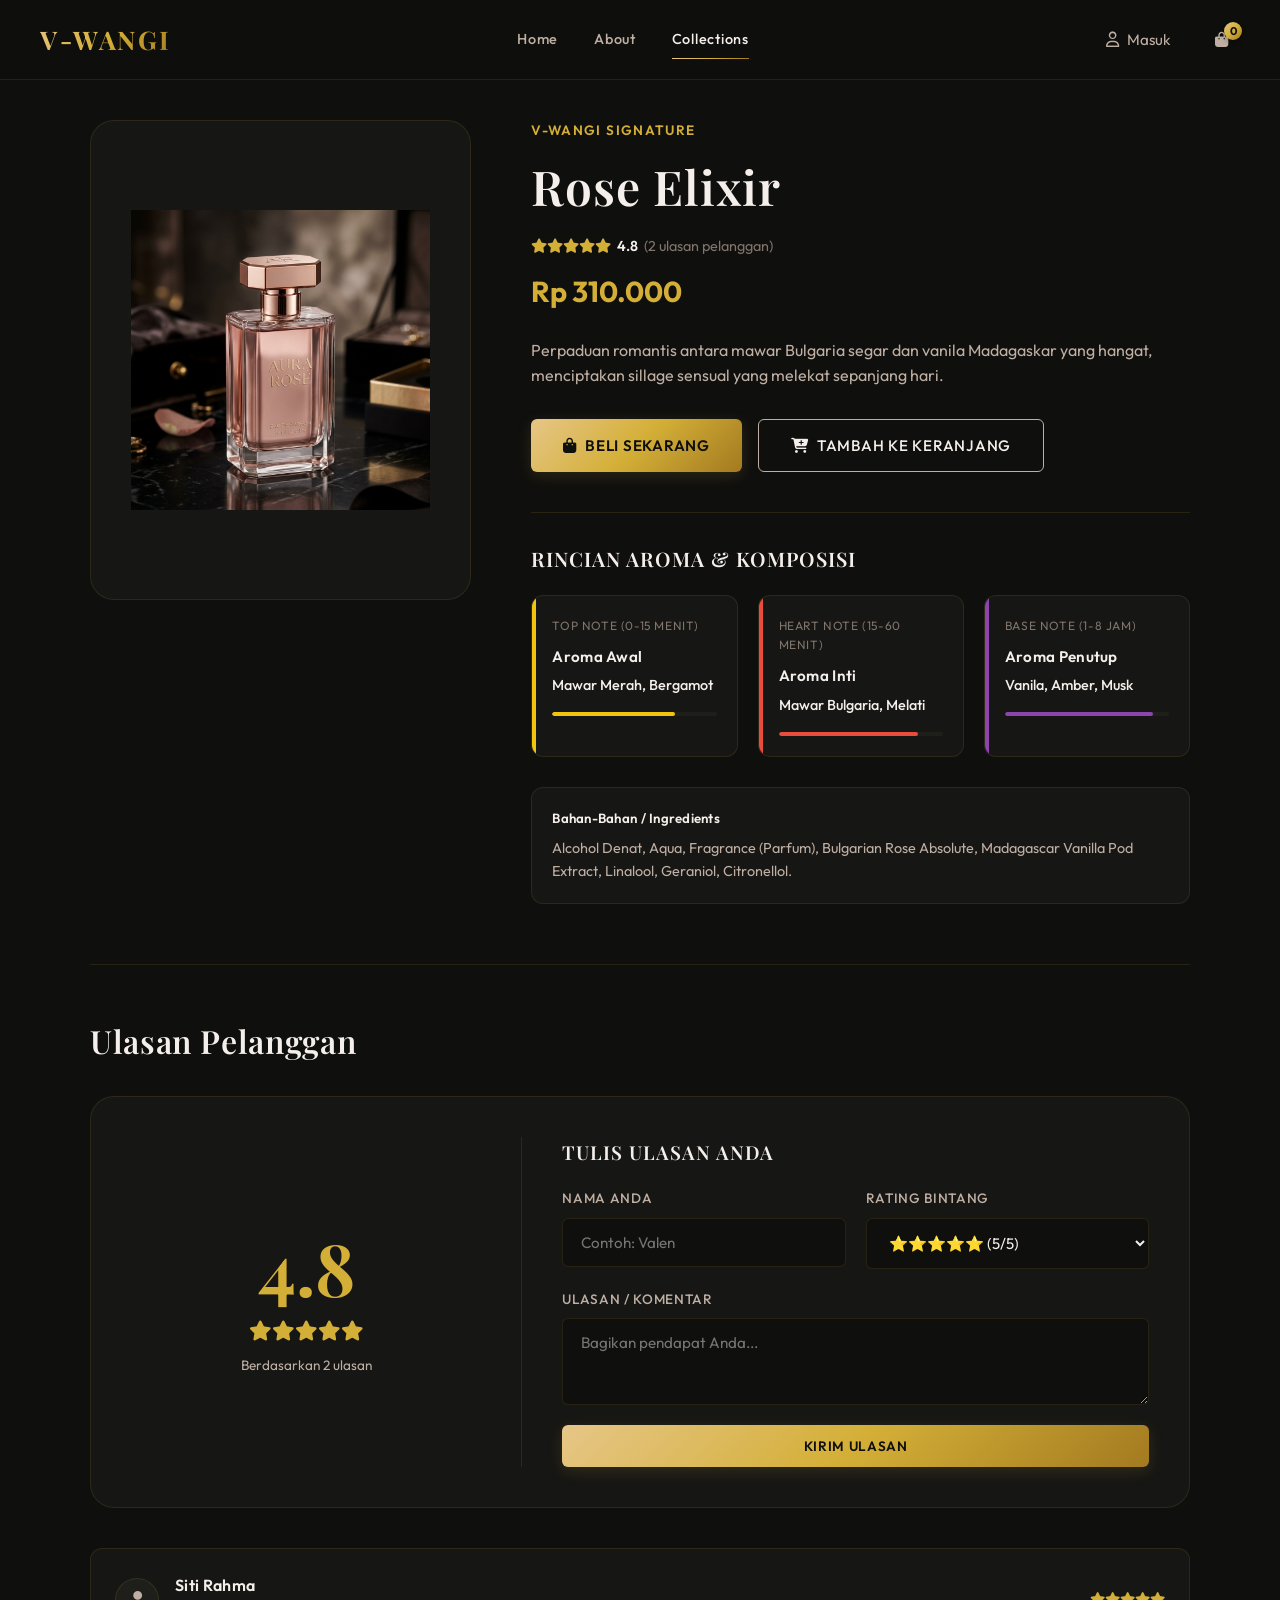
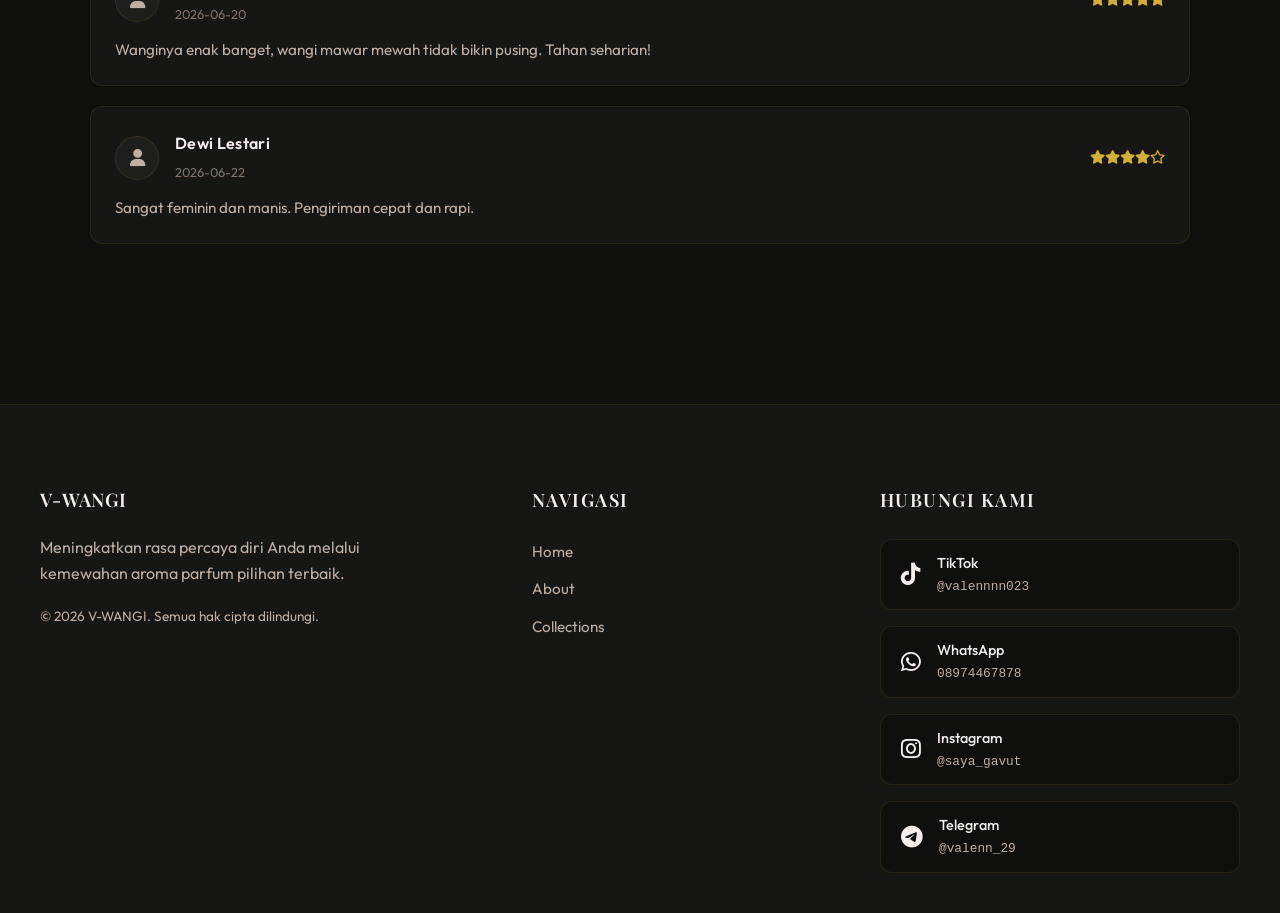
<file: page-detail.html>
<!DOCTYPE html>
<html lang="id">
<head>
    <meta charset="UTF-8">
    <meta name="viewport" content="width=device-width, initial-scale=1.0">
    <title>V-WANGI - Product Detail</title>
    <link rel="preconnect" href="https://fonts.googleapis.com">
    <link rel="preconnect" href="https://fonts.gstatic.com" crossorigin>
    <link href="https://fonts.googleapis.com/css2?family=Outfit:wght@300;400;500;600;700&family=Playfair+Display:ital,wght@0,400;0,600;0,700;1,400&display=swap" rel="stylesheet">
    <link rel="stylesheet" href="https://cdnjs.cloudflare.com/ajax/libs/font-awesome/6.4.0/css/all.min.css">
    <link rel="stylesheet" href="style.css">
    <style>
        .static-page { padding-top: calc(var(--navbar-height) + 40px); padding-bottom: 60px; max-width: var(--container-width); margin: 0 auto; padding-left: 40px; padding-right: 40px; }
    </style>
</head>
<body>
    <header class="navbar">
        <div class="nav-container">
            <a href="index.html" class="logo">V-WANGI</a>
            <nav class="nav-links">
                <a href="index.html" class="nav-link">Home</a>
                <a href="page-about.html" class="nav-link">About</a>
                <a href="page-collections.html" class="nav-link active">Collections</a>
            </nav>
            <div class="nav-actions">
                <button class="nav-btn"><i class="fa-regular fa-user"></i><span class="btn-text">Masuk</span></button>
                <button class="nav-btn cart-toggle-btn"><i class="fa-solid fa-bag-shopping"></i><span class="cart-badge">0</span></button>
            </div>
        </div>
    </header>

    <main class="static-page">
        <div class="detail-container">
            <div class="detail-grid">
                <div class="detail-img-wrapper">
                    <img src="assets/rose_elixir.png" alt="Rose Elixir" class="detail-img floating-animation">
                </div>
                <div class="detail-info">
                    <div class="detail-brand-badge">V-Wangi Signature</div>
                    <h1 class="detail-title">Rose Elixir</h1>
                    <div class="detail-rating">
                        <span class="rating-stars"><i class="fa-solid fa-star"></i><i class="fa-solid fa-star"></i><i class="fa-solid fa-star"></i><i class="fa-solid fa-star"></i><i class="fa-solid fa-star"></i></span>
                        <span class="rating-value">4.8</span>
                        <span class="rating-count">(2 ulasan pelanggan)</span>
                    </div>
                    <div class="detail-price">Rp 310.000</div>
                    <p class="detail-description">Perpaduan romantis antara mawar Bulgaria segar dan vanila Madagaskar yang hangat, menciptakan sillage sensual yang melekat sepanjang hari.</p>
                    <div class="detail-actions">
                        <button class="btn btn-primary btn-lg"><i class="fa-solid fa-bag-shopping"></i> Beli Sekarang</button>
                        <button class="btn btn-secondary btn-lg"><i class="fa-solid fa-cart-plus"></i> Tambah Ke Keranjang</button>
                    </div>
                    <div class="detail-notes-section">
                        <h4>Rincian Aroma &amp; Komposisi</h4>
                        <div class="notes-structure-grid">
                            <div class="note-item-box top-note">
                                <span class="note-phase-label">Top Note (0-15 Menit)</span>
                                <h5>Aroma Awal</h5>
                                <p class="note-content">Mawar Merah, Bergamot</p>
                                <div class="intensity-slider-bar"><div class="intensity-fill" style="width: 75%"></div></div>
                            </div>
                            <div class="note-item-box heart-note">
                                <span class="note-phase-label">Heart Note (15-60 Menit)</span>
                                <h5>Aroma Inti</h5>
                                <p class="note-content">Mawar Bulgaria, Melati</p>
                                <div class="intensity-slider-bar"><div class="intensity-fill" style="width: 85%"></div></div>
                            </div>
                            <div class="note-item-box base-note">
                                <span class="note-phase-label">Base Note (1-8 Jam)</span>
                                <h5>Aroma Penutup</h5>
                                <p class="note-content">Vanila, Amber, Musk</p>
                                <div class="intensity-slider-bar"><div class="intensity-fill" style="width: 90%"></div></div>
                            </div>
                        </div>
                        <div class="note-ingredients">
                            <h5>Bahan-Bahan / Ingredients</h5>
                            <p>Alcohol Denat, Aqua, Fragrance (Parfum), Bulgarian Rose Absolute, Madagascar Vanilla Pod Extract, Linalool, Geraniol, Citronellol.</p>
                        </div>
                    </div>
                </div>
            </div>

            <!-- Reviews Section -->
            <div class="reviews-section-wrapper">
                <h3 class="reviews-heading">Ulasan Pelanggan</h3>
                <div class="reviews-summary-block">
                    <div class="reviews-overall-rating">
                        <span class="overall-num">4.8</span>
                        <span class="overall-stars"><i class="fa-solid fa-star"></i><i class="fa-solid fa-star"></i><i class="fa-solid fa-star"></i><i class="fa-solid fa-star"></i><i class="fa-solid fa-star"></i></span>
                        <span class="overall-text">Berdasarkan 2 ulasan</span>
                    </div>
                    <div class="write-review-form-container">
                        <h4>Tulis Ulasan Anda</h4>
                        <form class="auth-form">
                            <div class="form-row">
                                <div class="form-group">
                                    <label>Nama Anda</label>
                                    <input type="text" placeholder="Contoh: Valen">
                                </div>
                                <div class="form-group">
                                    <label>Rating Bintang</label>
                                    <select>
                                        <option>⭐⭐⭐⭐⭐ (5/5)</option>
                                        <option>⭐⭐⭐⭐ (4/5)</option>
                                        <option>⭐⭐⭐ (3/5)</option>
                                    </select>
                                </div>
                            </div>
                            <div class="form-group">
                                <label>Ulasan / Komentar</label>
                                <textarea rows="3" placeholder="Bagikan pendapat Anda..."></textarea>
                            </div>
                            <button type="button" class="btn btn-primary">Kirim Ulasan</button>
                        </form>
                    </div>
                </div>
                <div class="reviews-list-container">
                    <div class="review-card">
                        <div class="review-card-header">
                            <div class="review-author-avatar"><i class="fa-solid fa-user"></i></div>
                            <div class="review-author-meta">
                                <h5 class="review-author-name">Siti Rahma</h5>
                                <span class="review-date">2026-06-20</span>
                            </div>
                            <div class="review-stars-badge"><i class="fa-solid fa-star"></i><i class="fa-solid fa-star"></i><i class="fa-solid fa-star"></i><i class="fa-solid fa-star"></i><i class="fa-solid fa-star"></i></div>
                        </div>
                        <p class="review-comment-text">Wanginya enak banget, wangi mawar mewah tidak bikin pusing. Tahan seharian!</p>
                    </div>
                    <div class="review-card">
                        <div class="review-card-header">
                            <div class="review-author-avatar"><i class="fa-solid fa-user"></i></div>
                            <div class="review-author-meta">
                                <h5 class="review-author-name">Dewi Lestari</h5>
                                <span class="review-date">2026-06-22</span>
                            </div>
                            <div class="review-stars-badge"><i class="fa-solid fa-star"></i><i class="fa-solid fa-star"></i><i class="fa-solid fa-star"></i><i class="fa-solid fa-star"></i><i class="fa-regular fa-star"></i></div>
                        </div>
                        <p class="review-comment-text">Sangat feminin dan manis. Pengiriman cepat dan rapi.</p>
                    </div>
                </div>
            </div>
        </div>
    </main>

    <footer class="footer">
        <div class="footer-container">
            <div class="footer-col brand-col">
                <h3 class="footer-logo">V-WANGI</h3>
                <p>Meningkatkan rasa percaya diri Anda melalui kemewahan aroma parfum pilihan terbaik.</p>
                <p class="copyright">&copy; 2026 V-WANGI. Semua hak cipta dilindungi.</p>
            </div>
            <div class="footer-col">
                <h4>Navigasi</h4>
                <ul class="footer-links">
                    <li><a href="index.html" class="footer-link">Home</a></li>
                    <li><a href="page-about.html" class="footer-link">About</a></li>
                    <li><a href="page-collections.html" class="footer-link">Collections</a></li>
                </ul>
            </div>
            <div class="footer-col contact-col">
                <h4>Hubungi Kami</h4>
                <div class="social-links-block">
                    <a href="https://www.tiktok.com/@valennnn023" target="_blank" class="social-link-item tiktok-link"><i class="fa-brands fa-tiktok"></i><span class="social-label">TikTok <span class="social-username">@valennnn023</span></span></a>
                    <a href="https://wa.me/628974467878" target="_blank" class="social-link-item whatsapp-link"><i class="fa-brands fa-whatsapp"></i><span class="social-label">WhatsApp <span class="social-username">08974467878</span></span></a>
                    <a href="https://www.instagram.com/saya_gavut" target="_blank" class="social-link-item instagram-link"><i class="fa-brands fa-instagram"></i><span class="social-label">Instagram <span class="social-username">@saya_gavut</span></span></a>
                    <a href="https://t.me/valenn_29" target="_blank" class="social-link-item telegram-link"><i class="fa-brands fa-telegram"></i><span class="social-label">Telegram <span class="social-username">@valenn_29</span></span></a>
                </div>
            </div>
        </div>
    </footer>
</body>
</html>
</file>
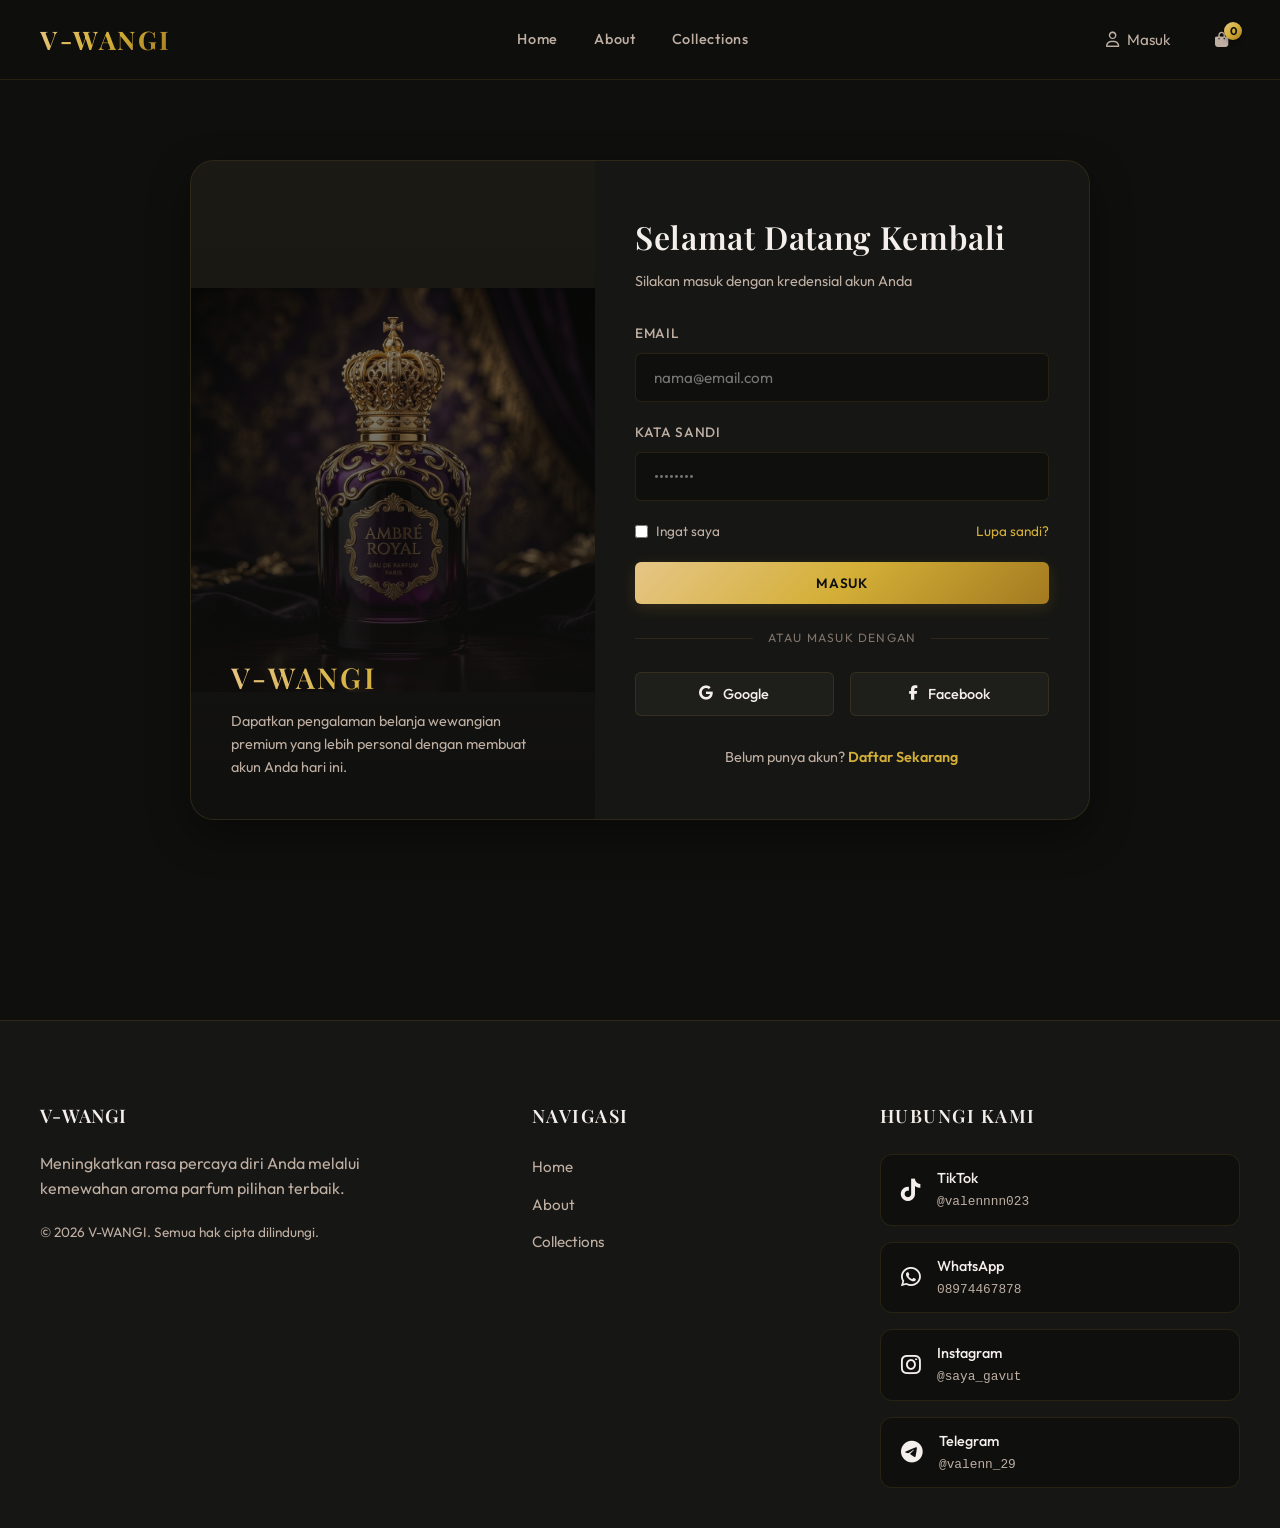
<file: page-login.html>
<!DOCTYPE html>
<html lang="id">
<head>
    <meta charset="UTF-8">
    <meta name="viewport" content="width=device-width, initial-scale=1.0">
    <title>V-WANGI - Login / Register</title>
    <link rel="preconnect" href="https://fonts.googleapis.com">
    <link rel="preconnect" href="https://fonts.gstatic.com" crossorigin>
    <link href="https://fonts.googleapis.com/css2?family=Outfit:wght@300;400;500;600;700&family=Playfair+Display:ital,wght@0,400;0,600;0,700;1,400&display=swap" rel="stylesheet">
    <link rel="stylesheet" href="https://cdnjs.cloudflare.com/ajax/libs/font-awesome/6.4.0/css/all.min.css">
    <link rel="stylesheet" href="style.css">
    <style>
        .static-page { padding-top: calc(var(--navbar-height) + 40px); padding-bottom: 60px; max-width: var(--container-width); margin: 0 auto; padding-left: 40px; padding-right: 40px; }
    </style>
</head>
<body>
    <header class="navbar">
        <div class="nav-container">
            <a href="index.html" class="logo">V-WANGI</a>
            <nav class="nav-links">
                <a href="index.html" class="nav-link">Home</a>
                <a href="page-about.html" class="nav-link">About</a>
                <a href="page-collections.html" class="nav-link">Collections</a>
            </nav>
            <div class="nav-actions">
                <button class="nav-btn"><i class="fa-regular fa-user"></i><span class="btn-text">Masuk</span></button>
                <button class="nav-btn cart-toggle-btn"><i class="fa-solid fa-bag-shopping"></i><span class="cart-badge">0</span></button>
            </div>
        </div>
    </header>

    <main class="static-page">
        <div class="auth-card-wrapper">
            <div class="auth-visual">
                <div class="auth-visual-overlay"></div>
                <div class="auth-visual-content">
                    <h3>V-WANGI</h3>
                    <p>Dapatkan pengalaman belanja wewangian premium yang lebih personal dengan membuat akun Anda hari ini.</p>
                </div>
            </div>
            <div class="auth-form-side">
                <div class="auth-form-container active">
                    <h2>Selamat Datang Kembali</h2>
                    <p class="auth-subtitle">Silakan masuk dengan kredensial akun Anda</p>
                    <form class="auth-form">
                        <div class="form-group">
                            <label>Email</label>
                            <input type="email" placeholder="nama@email.com">
                        </div>
                        <div class="form-group">
                            <label>Kata Sandi</label>
                            <input type="password" placeholder="••••••••">
                        </div>
                        <div class="form-options">
                            <label class="checkbox-container"><input type="checkbox"> Ingat saya</label>
                            <a href="#" class="forgot-link">Lupa sandi?</a>
                        </div>
                        <button type="button" class="btn btn-primary btn-block">Masuk</button>
                    </form>
                    <div class="divider"><span>atau masuk dengan</span></div>
                    <div class="social-login-grid">
                        <button class="social-login-btn"><i class="fa-brands fa-google"></i> Google</button>
                        <button class="social-login-btn"><i class="fa-brands fa-facebook-f"></i> Facebook</button>
                    </div>
                    <p class="auth-footer-text">Belum punya akun? <a href="page-register.html">Daftar Sekarang</a></p>
                </div>
            </div>
        </div>
    </main>

    <footer class="footer">
        <div class="footer-container">
            <div class="footer-col brand-col">
                <h3 class="footer-logo">V-WANGI</h3>
                <p>Meningkatkan rasa percaya diri Anda melalui kemewahan aroma parfum pilihan terbaik.</p>
                <p class="copyright">&copy; 2026 V-WANGI. Semua hak cipta dilindungi.</p>
            </div>
            <div class="footer-col">
                <h4>Navigasi</h4>
                <ul class="footer-links">
                    <li><a href="index.html" class="footer-link">Home</a></li>
                    <li><a href="page-about.html" class="footer-link">About</a></li>
                    <li><a href="page-collections.html" class="footer-link">Collections</a></li>
                </ul>
            </div>
            <div class="footer-col contact-col">
                <h4>Hubungi Kami</h4>
                <div class="social-links-block">
                    <a href="https://www.tiktok.com/@valennnn023" target="_blank" class="social-link-item tiktok-link"><i class="fa-brands fa-tiktok"></i><span class="social-label">TikTok <span class="social-username">@valennnn023</span></span></a>
                    <a href="https://wa.me/628974467878" target="_blank" class="social-link-item whatsapp-link"><i class="fa-brands fa-whatsapp"></i><span class="social-label">WhatsApp <span class="social-username">08974467878</span></span></a>
                    <a href="https://www.instagram.com/saya_gavut" target="_blank" class="social-link-item instagram-link"><i class="fa-brands fa-instagram"></i><span class="social-label">Instagram <span class="social-username">@saya_gavut</span></span></a>
                    <a href="https://t.me/valenn_29" target="_blank" class="social-link-item telegram-link"><i class="fa-brands fa-telegram"></i><span class="social-label">Telegram <span class="social-username">@valenn_29</span></span></a>
                </div>
            </div>
        </div>
    </footer>
</body>
</html>
</file>
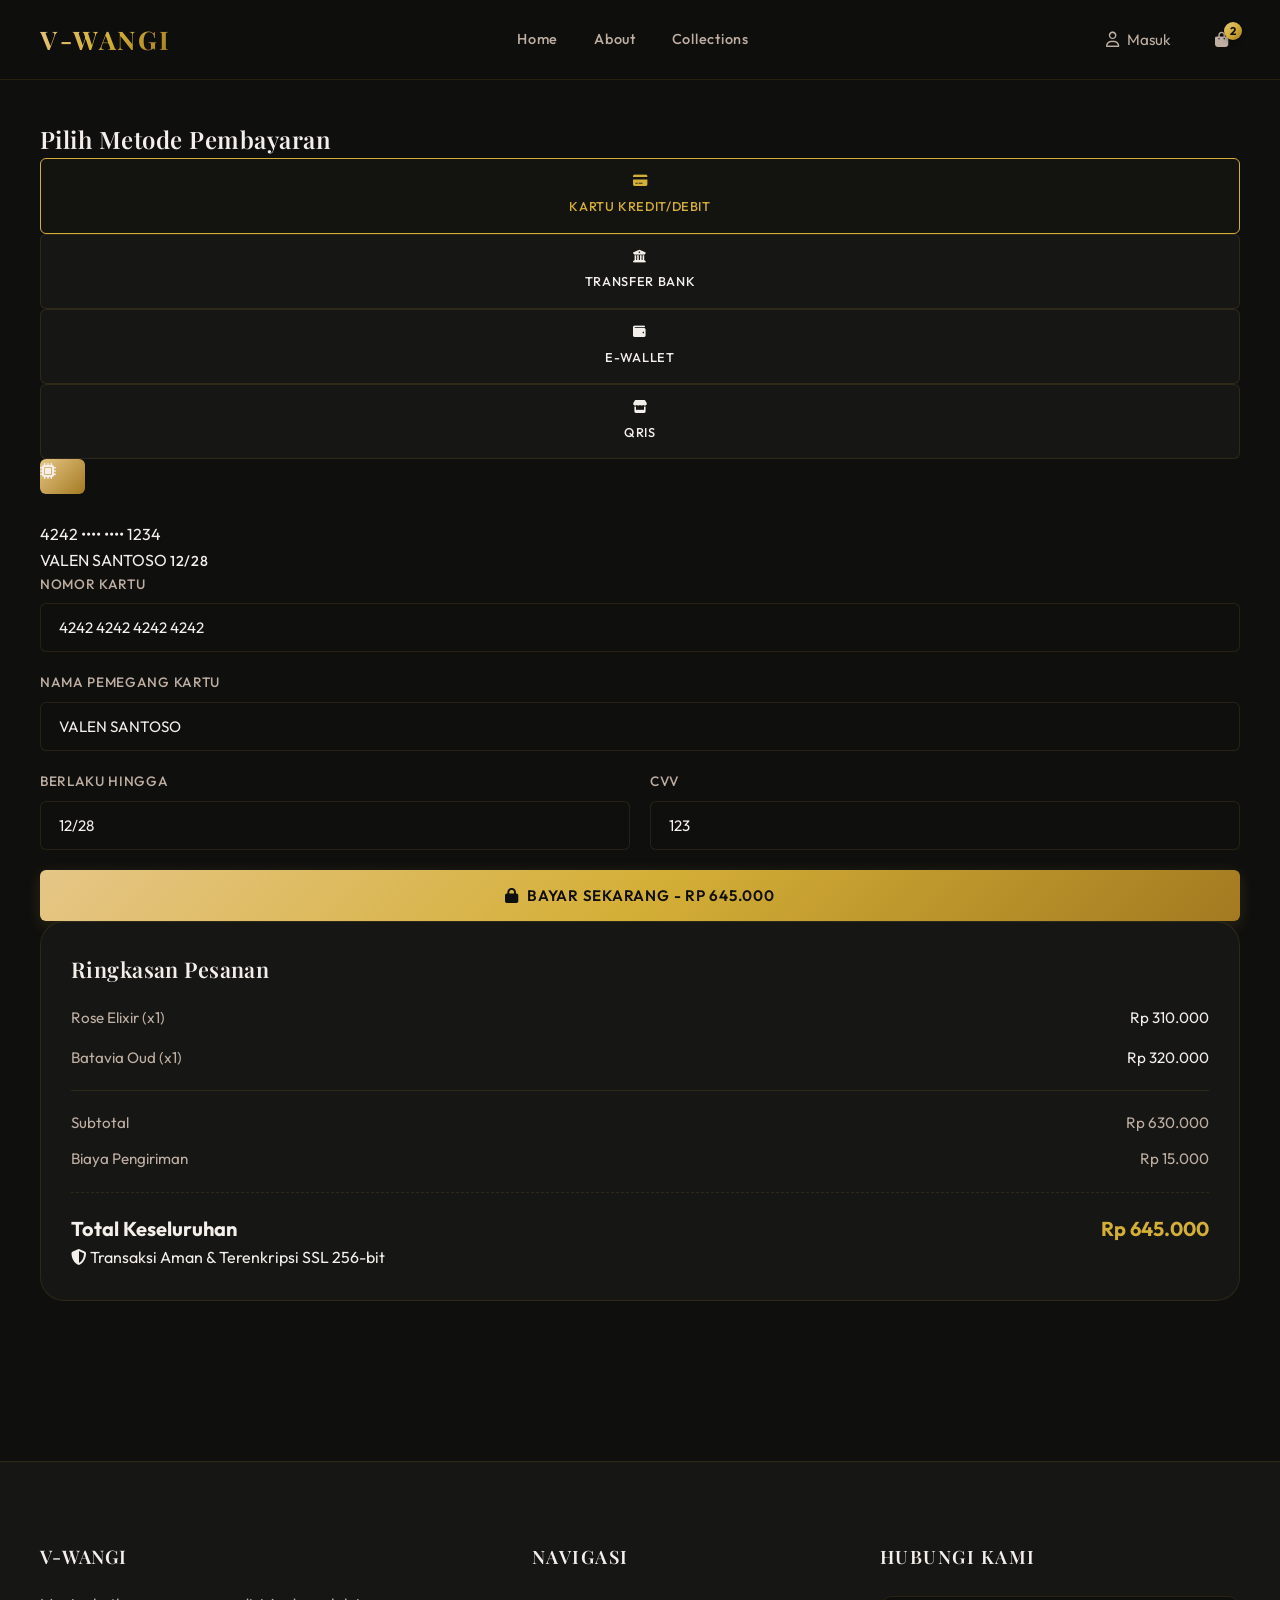
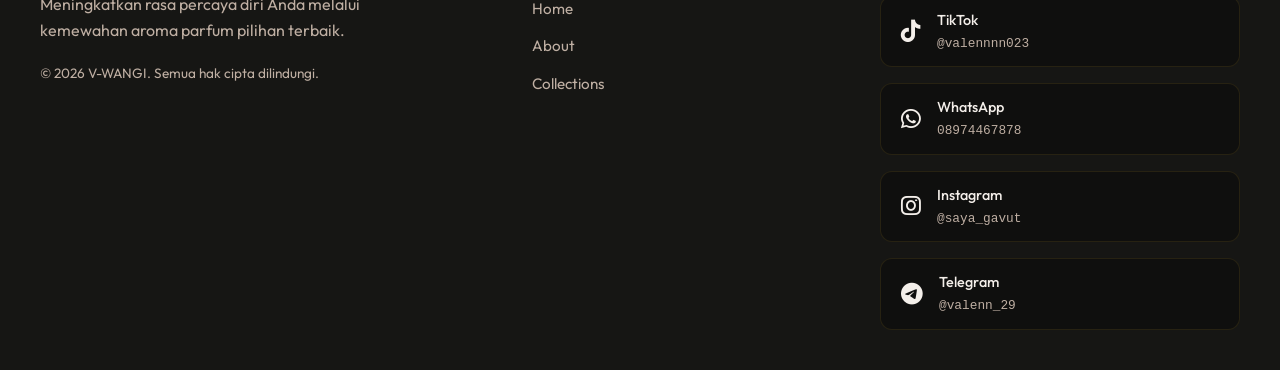
<file: page-payment.html>
<!DOCTYPE html>
<html lang="id">
<head>
    <meta charset="UTF-8">
    <meta name="viewport" content="width=device-width, initial-scale=1.0">
    <title>V-WANGI - Pembayaran</title>
    <link rel="preconnect" href="https://fonts.googleapis.com">
    <link rel="preconnect" href="https://fonts.gstatic.com" crossorigin>
    <link href="https://fonts.googleapis.com/css2?family=Outfit:wght@300;400;500;600;700&family=Playfair+Display:ital,wght@0,400;0,600;0,700;1,400&display=swap" rel="stylesheet">
    <link rel="stylesheet" href="https://cdnjs.cloudflare.com/ajax/libs/font-awesome/6.4.0/css/all.min.css">
    <link rel="stylesheet" href="style.css">
    <style>
        .static-page { padding-top: calc(var(--navbar-height) + 40px); padding-bottom: 60px; max-width: var(--container-width); margin: 0 auto; padding-left: 40px; padding-right: 40px; }
    </style>
</head>
<body>
    <header class="navbar">
        <div class="nav-container">
            <a href="index.html" class="logo">V-WANGI</a>
            <nav class="nav-links">
                <a href="index.html" class="nav-link">Home</a>
                <a href="page-about.html" class="nav-link">About</a>
                <a href="page-collections.html" class="nav-link">Collections</a>
            </nav>
            <div class="nav-actions">
                <button class="nav-btn"><i class="fa-regular fa-user"></i><span class="btn-text">Masuk</span></button>
                <button class="nav-btn cart-toggle-btn"><i class="fa-solid fa-bag-shopping"></i><span class="cart-badge">2</span></button>
            </div>
        </div>
    </header>

    <main class="static-page">
        <div class="payment-layout-container">
            <div class="payment-method-column">
                <h2>Pilih Metode Pembayaran</h2>
                <div class="payment-tabs">
                    <div class="payment-tab active"><i class="fa-solid fa-credit-card"></i> Kartu Kredit/Debit</div>
                    <div class="payment-tab"><i class="fa-solid fa-building-columns"></i> Transfer Bank</div>
                    <div class="payment-tab"><i class="fa-solid fa-wallet"></i> E-Wallet</div>
                    <div class="payment-tab"><i class="fa-solid fa-store"></i> QRIS</div>
                </div>
                <div class="credit-card-mockup">
                    <div class="card-chip"><i class="fa-solid fa-microchip"></i></div>
                    <p class="card-number">4242 •••• •••• 1234</p>
                    <div class="card-footer-info">
                        <span class="card-holder-name">VALEN SANTOSO</span>
                        <span class="card-expiry">12/28</span>
                    </div>
                </div>
                <form class="auth-form">
                    <div class="form-group">
                        <label>Nomor Kartu</label>
                        <input type="text" placeholder="4242 4242 4242 4242" value="4242 4242 4242 4242">
                    </div>
                    <div class="form-group">
                        <label>Nama Pemegang Kartu</label>
                        <input type="text" placeholder="NAMA LENGKAP" value="VALEN SANTOSO">
                    </div>
                    <div class="form-row">
                        <div class="form-group">
                            <label>Berlaku Hingga</label>
                            <input type="text" placeholder="MM/YY" value="12/28">
                        </div>
                        <div class="form-group">
                            <label>CVV</label>
                            <input type="text" placeholder="•••" value="123">
                        </div>
                    </div>
                    <button type="button" class="btn btn-primary btn-block btn-lg"><i class="fa-solid fa-lock"></i> Bayar Sekarang - Rp 645.000</button>
                </form>
            </div>
            <div class="checkout-summary-column">
                <div class="summary-card">
                    <h3>Ringkasan Pesanan</h3>
                    <div class="summary-items-list">
                        <div class="summary-item-row"><span class="summary-item-name">Rose Elixir (x1)</span><span>Rp 310.000</span></div>
                        <div class="summary-item-row"><span class="summary-item-name">Batavia Oud (x1)</span><span>Rp 320.000</span></div>
                    </div>
                    <hr class="summary-divider">
                    <div class="summary-totals">
                        <div class="total-row"><span>Subtotal</span><span>Rp 630.000</span></div>
                        <div class="total-row"><span>Biaya Pengiriman</span><span>Rp 15.000</span></div>
                        <hr class="total-divider">
                        <div class="total-row grand-total"><span>Total Keseluruhan</span><span>Rp 645.000</span></div>
                    </div>
                    <div class="payment-security-badge"><i class="fa-solid fa-shield-halved"></i> Transaksi Aman &amp; Terenkripsi SSL 256-bit</div>
                </div>
            </div>
        </div>
    </main>

    <footer class="footer">
        <div class="footer-container">
            <div class="footer-col brand-col">
                <h3 class="footer-logo">V-WANGI</h3>
                <p>Meningkatkan rasa percaya diri Anda melalui kemewahan aroma parfum pilihan terbaik.</p>
                <p class="copyright">&copy; 2026 V-WANGI. Semua hak cipta dilindungi.</p>
            </div>
            <div class="footer-col">
                <h4>Navigasi</h4>
                <ul class="footer-links">
                    <li><a href="index.html" class="footer-link">Home</a></li>
                    <li><a href="page-about.html" class="footer-link">About</a></li>
                    <li><a href="page-collections.html" class="footer-link">Collections</a></li>
                </ul>
            </div>
            <div class="footer-col contact-col">
                <h4>Hubungi Kami</h4>
                <div class="social-links-block">
                    <a href="https://www.tiktok.com/@valennnn023" target="_blank" class="social-link-item tiktok-link"><i class="fa-brands fa-tiktok"></i><span class="social-label">TikTok <span class="social-username">@valennnn023</span></span></a>
                    <a href="https://wa.me/628974467878" target="_blank" class="social-link-item whatsapp-link"><i class="fa-brands fa-whatsapp"></i><span class="social-label">WhatsApp <span class="social-username">08974467878</span></span></a>
                    <a href="https://www.instagram.com/saya_gavut" target="_blank" class="social-link-item instagram-link"><i class="fa-brands fa-instagram"></i><span class="social-label">Instagram <span class="social-username">@saya_gavut</span></span></a>
                    <a href="https://t.me/valenn_29" target="_blank" class="social-link-item telegram-link"><i class="fa-brands fa-telegram"></i><span class="social-label">Telegram <span class="social-username">@valenn_29</span></span></a>
                </div>
            </div>
        </div>
    </footer>
</body>
</html>
</file>
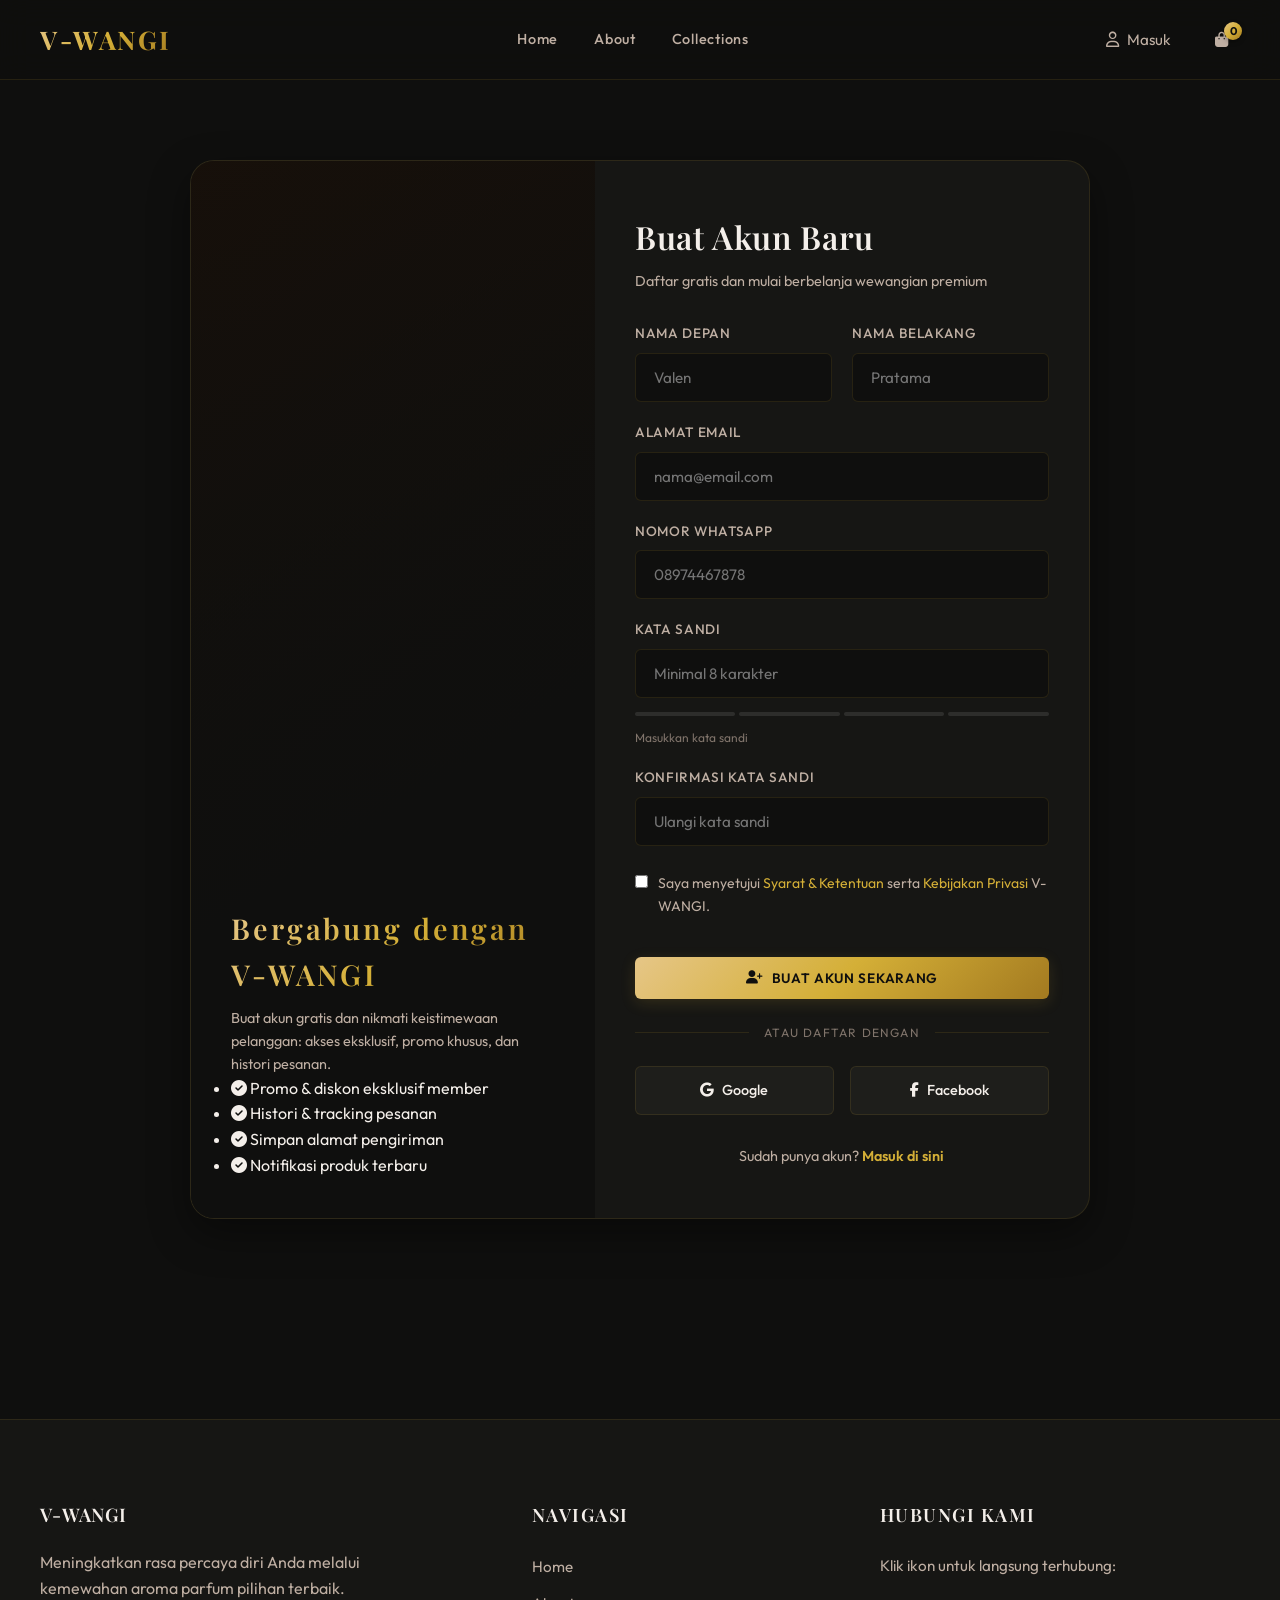
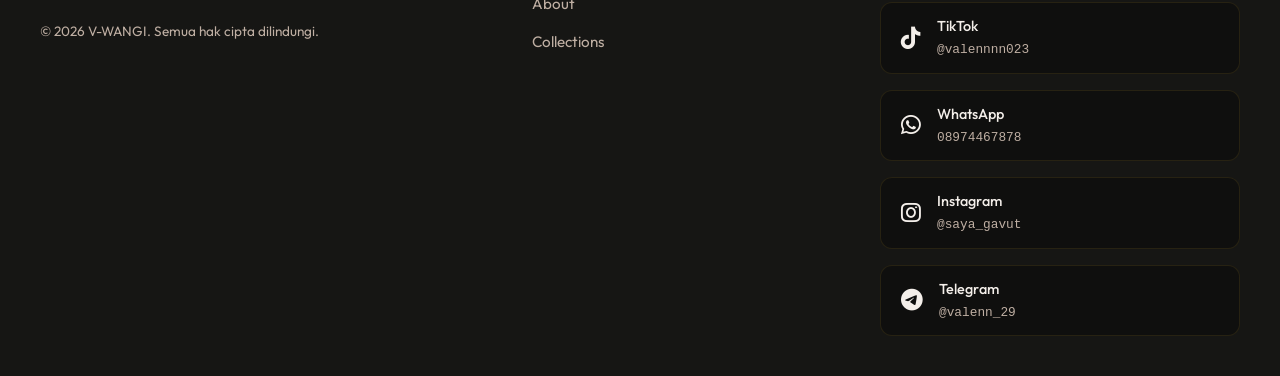
<file: page-register.html>
<!DOCTYPE html>
<html lang="id">
<head>
    <meta charset="UTF-8">
    <meta name="viewport" content="width=device-width, initial-scale=1.0">
    <title>V-WANGI - Daftar Akun</title>
    <link rel="preconnect" href="https://fonts.googleapis.com">
    <link rel="preconnect" href="https://fonts.gstatic.com" crossorigin>
    <link href="https://fonts.googleapis.com/css2?family=Outfit:wght@300;400;500;600;700&family=Playfair+Display:ital,wght@0,400;0,600;0,700;1,400&display=swap" rel="stylesheet">
    <link rel="stylesheet" href="https://cdnjs.cloudflare.com/ajax/libs/font-awesome/6.4.0/css/all.min.css">
    <link rel="stylesheet" href="style.css">
    <style>
        .static-page {
            padding-top: calc(var(--navbar-height) + 40px);
            padding-bottom: 60px;
            max-width: var(--container-width);
            margin: 0 auto;
            padding-left: 40px;
            padding-right: 40px;
        }
        .strength-bar-wrapper { margin-top: 6px; display: flex; gap: 4px; }
        .strength-bar-segment { height: 4px; flex: 1; border-radius: 2px; background: rgba(255,255,255,0.1); transition: background 0.3s; }
        .strength-bar-segment.active-weak   { background: #ef4444; }
        .strength-bar-segment.active-medium { background: #f59e0b; }
        .strength-bar-segment.active-strong { background: #22c55e; }
        .strength-label { font-size: 0.75rem; color: var(--text-muted); margin-top: 4px; }
        .terms-check { display: flex; align-items: flex-start; gap: 10px; margin-top: 6px; font-size: 0.875rem; color: var(--text-secondary); }
        .terms-check input { margin-top: 3px; accent-color: var(--gold); }
        .terms-check a { color: var(--gold); text-decoration: none; }
        .terms-check a:hover { text-decoration: underline; }
        .register-visual-bg {
            background: linear-gradient(145deg, #1a1008 0%, #0f0f0e 60%),
                        url("data:image/svg+xml,%3Csvg width='60' height='60' viewBox='0 0 60 60' xmlns='http://www.w3.org/2000/svg'%3E%3Cg fill='none' fill-rule='evenodd'%3E%3Cg fill='%23c9a84c' fill-opacity='0.06'%3E%3Cpath d='M36 34v-4h-2v4h-4v2h4v4h2v-4h4v-2h-4zm0-30V0h-2v4h-4v2h4v4h2V6h4V4h-4zM6 34v-4H4v4H0v2h4v4h2v-4h4v-2H6zM6 4V0H4v4H0v2h4v4h2V6h4V4H6z'/%3E%3C/g%3E%3C/g%3E%3C/svg%3E");
        }
    </style>
</head>
<body>
    <header class="navbar">
        <div class="nav-container">
            <a href="index.html" class="logo">V-WANGI</a>
            <nav class="nav-links">
                <a href="index.html" class="nav-link">Home</a>
                <a href="page-about.html" class="nav-link">About</a>
                <a href="page-collections.html" class="nav-link">Collections</a>
            </nav>
            <div class="nav-actions">
                <button class="nav-btn" onclick="window.location.href='page-login.html'">
                    <i class="fa-regular fa-user"></i>
                    <span class="btn-text">Masuk</span>
                </button>
                <button class="nav-btn cart-toggle-btn">
                    <i class="fa-solid fa-bag-shopping"></i>
                    <span class="cart-badge">0</span>
                </button>
            </div>
        </div>
    </header>

    <main class="static-page">
        <div class="auth-card-wrapper">
            <!-- Visual Side -->
            <div class="auth-visual register-visual-bg">
                <div class="auth-visual-overlay"></div>
                <div class="auth-visual-content">
                    <h3>Bergabung dengan V-WANGI</h3>
                    <p>Buat akun gratis dan nikmati keistimewaan pelanggan: akses eksklusif, promo khusus, dan histori pesanan.</p>
                    <ul class="register-benefit-list">
                        <li><i class="fa-solid fa-check-circle"></i> Promo & diskon eksklusif member</li>
                        <li><i class="fa-solid fa-check-circle"></i> Histori & tracking pesanan</li>
                        <li><i class="fa-solid fa-check-circle"></i> Simpan alamat pengiriman</li>
                        <li><i class="fa-solid fa-check-circle"></i> Notifikasi produk terbaru</li>
                    </ul>
                </div>
            </div>

            <!-- Form Side -->
            <div class="auth-form-side">
                <div class="auth-form-container active">
                    <h2>Buat Akun Baru</h2>
                    <p class="auth-subtitle">Daftar gratis dan mulai berbelanja wewangian premium</p>

                    <form class="auth-form" id="registerForm" onsubmit="handleRegister(event)">
                        <div class="form-row">
                            <div class="form-group">
                                <label for="reg-firstname">Nama Depan</label>
                                <input type="text" id="reg-firstname" placeholder="Valen" required>
                            </div>
                            <div class="form-group">
                                <label for="reg-lastname">Nama Belakang</label>
                                <input type="text" id="reg-lastname" placeholder="Pratama">
                            </div>
                        </div>
                        <div class="form-group">
                            <label for="reg-email">Alamat Email</label>
                            <input type="email" id="reg-email" placeholder="nama@email.com" required>
                        </div>
                        <div class="form-group">
                            <label for="reg-phone">Nomor WhatsApp</label>
                            <input type="tel" id="reg-phone" placeholder="08974467878">
                        </div>
                        <div class="form-group">
                            <label for="reg-password">Kata Sandi</label>
                            <input type="password" id="reg-password" placeholder="Minimal 8 karakter" oninput="checkPasswordStrength(this.value)" required>
                            <div class="strength-bar-wrapper">
                                <div class="strength-bar-segment" id="sb1"></div>
                                <div class="strength-bar-segment" id="sb2"></div>
                                <div class="strength-bar-segment" id="sb3"></div>
                                <div class="strength-bar-segment" id="sb4"></div>
                            </div>
                            <span class="strength-label" id="strengthLabel">Masukkan kata sandi</span>
                        </div>
                        <div class="form-group">
                            <label for="reg-confirm">Konfirmasi Kata Sandi</label>
                            <input type="password" id="reg-confirm" placeholder="Ulangi kata sandi" required>
                        </div>
                        <div class="terms-check">
                            <input type="checkbox" id="terms-agree" required>
                            <label for="terms-agree">Saya menyetujui <a href="#">Syarat & Ketentuan</a> serta <a href="#">Kebijakan Privasi</a> V-WANGI.</label>
                        </div>
                        <button type="submit" class="btn btn-primary btn-block" style="margin-top: 20px;">
                            <i class="fa-solid fa-user-plus"></i> Buat Akun Sekarang
                        </button>
                    </form>

                    <div class="divider"><span>atau daftar dengan</span></div>

                    <!-- Social Login — langsung ke OAuth Google/Facebook -->
                    <div class="social-login-grid">
                        <a href="https://accounts.google.com/signup" target="_blank" class="social-login-btn" style="text-decoration:none; display:flex; justify-content:center; align-items:center; gap:8px;">
                            <i class="fa-brands fa-google"></i> Google
                        </a>
                        <a href="https://www.facebook.com/r.php" target="_blank" class="social-login-btn" style="text-decoration:none; display:flex; justify-content:center; align-items:center; gap:8px;">
                            <i class="fa-brands fa-facebook-f"></i> Facebook
                        </a>
                    </div>

                    <p class="auth-footer-text">Sudah punya akun? <a href="page-login.html">Masuk di sini</a></p>
                </div>
            </div>
        </div>
    </main>

    <!-- Footer dengan link medsos langsung -->
    <footer class="footer">
        <div class="footer-container">
            <div class="footer-col brand-col">
                <h3 class="footer-logo">V-WANGI</h3>
                <p>Meningkatkan rasa percaya diri Anda melalui kemewahan aroma parfum pilihan terbaik.</p>
                <p class="copyright">&copy; 2026 V-WANGI. Semua hak cipta dilindungi.</p>
            </div>
            <div class="footer-col">
                <h4>Navigasi</h4>
                <ul class="footer-links">
                    <li><a href="index.html" class="footer-link">Home</a></li>
                    <li><a href="page-about.html" class="footer-link">About</a></li>
                    <li><a href="page-collections.html" class="footer-link">Collections</a></li>
                </ul>
            </div>
            <div class="footer-col contact-col">
                <h4>Hubungi Kami</h4>
                <p class="contact-desc">Klik ikon untuk langsung terhubung:</p>
                <div class="social-links-block">
                    <a href="https://www.tiktok.com/@valennnn023"
                       target="_blank" rel="noopener noreferrer"
                       class="social-link-item tiktok-link">
                        <i class="fa-brands fa-tiktok"></i>
                        <span class="social-label">TikTok <span class="social-username">@valennnn023</span></span>
                    </a>
                    <a href="https://wa.me/628974467878?text=Halo%20V-WANGI%2C%20saya%20ingin%20bertanya%20tentang%20parfum"
                       target="_blank" rel="noopener noreferrer"
                       class="social-link-item whatsapp-link">
                        <i class="fa-brands fa-whatsapp"></i>
                        <span class="social-label">WhatsApp <span class="social-username">08974467878</span></span>
                    </a>
                    <a href="https://www.instagram.com/saya_gavut"
                       target="_blank" rel="noopener noreferrer"
                       class="social-link-item instagram-link">
                        <i class="fa-brands fa-instagram"></i>
                        <span class="social-label">Instagram <span class="social-username">@saya_gavut</span></span>
                    </a>
                    <a href="https://t.me/valenn_29"
                       target="_blank" rel="noopener noreferrer"
                       class="social-link-item telegram-link">
                        <i class="fa-brands fa-telegram"></i>
                        <span class="social-label">Telegram <span class="social-username">@valenn_29</span></span>
                    </a>
                </div>
            </div>
        </div>
    </footer>

    <script>
        // Password Strength Checker
        function checkPasswordStrength(password) {
            const segments = [
                document.getElementById('sb1'),
                document.getElementById('sb2'),
                document.getElementById('sb3'),
                document.getElementById('sb4'),
            ];
            const label = document.getElementById('strengthLabel');
            segments.forEach(s => { s.className = 'strength-bar-segment'; });

            let strength = 0;
            if (password.length >= 8) strength++;
            if (/[A-Z]/.test(password)) strength++;
            if (/[0-9]/.test(password)) strength++;
            if (/[^A-Za-z0-9]/.test(password)) strength++;

            const cls = strength <= 1 ? 'active-weak' : strength <= 2 ? 'active-medium' : 'active-strong';
            const labels = ['', 'Lemah', 'Cukup', 'Kuat', 'Sangat Kuat'];
            for (let i = 0; i < strength; i++) segments[i].classList.add(cls);
            label.textContent = password.length === 0 ? 'Masukkan kata sandi' : labels[strength] || 'Lemah';
            label.style.color = cls === 'active-weak' ? '#ef4444' : cls === 'active-medium' ? '#f59e0b' : '#22c55e';
        }

        // Register Handler
        function handleRegister(e) {
            e.preventDefault();
            const pwd = document.getElementById('reg-password').value;
            const confirm = document.getElementById('reg-confirm').value;
            if (pwd !== confirm) {
                alert('Kata sandi tidak cocok. Silakan periksa kembali.');
                return;
            }
            if (pwd.length < 8) {
                alert('Kata sandi minimal 8 karakter.');
                return;
            }
            const email = document.getElementById('reg-email').value;
            const firstName = document.getElementById('reg-firstname').value;
            // Simulate saving
            localStorage.setItem('vwangi_user', JSON.stringify({ email, firstName, registered: true }));
            alert(`Selamat datang, ${firstName}! Akun berhasil dibuat.`);
            window.location.href = 'index.html';
        }
    </script>
</body>
</html>
</file>
<file: style.css>
/* ==========================================================================
   V-WANGI DESIGN SYSTEM & VARIABLES
   ========================================================================== */
:root {
    /* Colors */
    --bg-primary: #0F0F0E;
    --bg-secondary: #161614;
    --bg-tertiary: #1E1E1B;
    --text-primary: #F4EFEA;
    --text-secondary: #BFAFA3;
    --text-muted: #80746B;
    
    /* Gold Accents & Gradients */
    --gold: #D4AF37;
    --gold-hover: #F3E5AB;
    --gold-gradient: linear-gradient(135deg, #E6C687 0%, #D4AF37 50%, #A37A20 100%);
    --gold-glow: rgba(212, 175, 55, 0.15);
    
    /* Functional Colors */
    --error: #E55039;
    --success: #38E54D;
    --glass-bg: rgba(22, 22, 20, 0.7);
    --glass-border: rgba(212, 175, 55, 0.12);
    
    /* Fonts */
    --font-heading: 'Playfair Display', serif;
    --font-body: 'Outfit', sans-serif;
    
    /* Layout Tokens */
    --border-radius-sm: 6px;
    --border-radius-md: 12px;
    --border-radius-lg: 24px;
    --navbar-height: 80px;
    --transition-smooth: all 0.4s cubic-bezier(0.16, 1, 0.3, 1);
    
    /* Container Width */
    --container-width: 1280px;
}

/* ==========================================================================
   RESET & BASE STYLES
   ========================================================================== */
*, *::before, *::after {
    margin: 0;
    padding: 0;
    box-sizing: border-box;
}

html {
    scroll-behavior: smooth;
}

body {
    background-color: var(--bg-primary);
    color: var(--text-primary);
    font-family: var(--font-body);
    line-height: 1.6;
    overflow-x: hidden;
}

h1, h2, h3, h4, h5, h6 {
    font-family: var(--font-heading);
    font-weight: 600;
    letter-spacing: 0.02em;
}

a {
    color: inherit;
    text-decoration: none;
    transition: var(--transition-smooth);
}

button, input, select, textarea {
    font-family: inherit;
    font-size: inherit;
    color: inherit;
    background: none;
    border: none;
    outline: none;
}

/* ==========================================================================
   REUSABLE UTILITIES & COMPONENTS
   ========================================================================== */
.btn {
    display: inline-flex;
    align-items: center;
    justify-content: center;
    padding: 12px 28px;
    border-radius: var(--border-radius-sm);
    font-weight: 500;
    letter-spacing: 0.05em;
    text-transform: uppercase;
    font-size: 0.85rem;
    cursor: pointer;
    transition: var(--transition-smooth);
    gap: 8px;
}

.btn-primary {
    background: var(--gold-gradient);
    color: #0F0F0E;
    box-shadow: 0 4px 15px var(--gold-glow);
    font-weight: 600;
}

.btn-primary:hover {
    transform: translateY(-2px);
    box-shadow: 0 6px 20px rgba(212, 175, 55, 0.3);
    background: linear-gradient(135deg, #F3E5AB 0%, #E6C687 100%);
}

.btn-secondary {
    border: 1px solid var(--text-secondary);
    color: var(--text-primary);
}

.btn-secondary:hover {
    background-color: rgba(255, 255, 255, 0.05);
    border-color: var(--gold);
    color: var(--gold);
}

.btn-block {
    display: flex;
    width: 100%;
}

.btn-lg {
    padding: 16px 32px;
    font-size: 0.95rem;
}

.highlight-gold {
    color: var(--gold);
    background: var(--gold-gradient);
    -webkit-background-clip: text;
    -webkit-text-fill-color: transparent;
}

/* Section Styling Headers */
.section-header {
    margin-bottom: 50px;
    max-width: 600px;
}

.section-header.text-center {
    text-align: center;
    margin-left: auto;
    margin-right: auto;
}

.section-tag {
    font-size: 0.8rem;
    text-transform: uppercase;
    color: var(--gold);
    letter-spacing: 0.15em;
    display: block;
    margin-bottom: 8px;
    font-weight: 600;
}

.section-title {
    font-size: 2.5rem;
    margin-bottom: 12px;
}

.section-desc {
    color: var(--text-secondary);
    font-size: 1.05rem;
}

/* ==========================================================================
   NAVIGATION BAR
   ========================================================================== */
.navbar {
    position: fixed;
    top: 0;
    left: 0;
    width: 100%;
    height: var(--navbar-height);
    background-color: rgba(15, 15, 14, 0.85);
    backdrop-filter: blur(15px);
    border-bottom: 1px solid var(--glass-border);
    z-index: 1000;
    transition: var(--transition-smooth);
}

.nav-container {
    max-width: var(--container-width);
    height: 100%;
    margin: 0 auto;
    padding: 0 40px;
    display: flex;
    align-items: center;
    justify-content: space-between;
}

.logo {
    font-size: 1.6rem;
    font-weight: 700;
    letter-spacing: 0.1em;
    background: var(--gold-gradient);
    -webkit-background-clip: text;
    -webkit-text-fill-color: transparent;
    font-family: var(--font-heading);
}

.nav-links {
    display: flex;
    gap: 36px;
}

.nav-link {
    font-size: 0.9rem;
    font-weight: 500;
    color: var(--text-secondary);
    letter-spacing: 0.05em;
    position: relative;
    padding: 8px 0;
}

.nav-link:hover, .nav-link.active {
    color: var(--text-primary);
}

.nav-link::after {
    content: '';
    position: absolute;
    bottom: 0;
    left: 0;
    width: 0;
    height: 1px;
    background: var(--gold-gradient);
    transition: var(--transition-smooth);
}

.nav-link:hover::after, .nav-link.active::after {
    width: 100%;
}

.nav-actions {
    display: flex;
    align-items: center;
    gap: 20px;
}

.nav-btn {
    display: flex;
    align-items: center;
    gap: 8px;
    color: var(--text-secondary);
    font-size: 0.95rem;
    cursor: pointer;
    padding: 8px 12px;
    border-radius: var(--border-radius-sm);
    transition: var(--transition-smooth);
    position: relative;
}

.nav-btn:hover {
    color: var(--gold);
    background-color: rgba(212, 175, 55, 0.05);
}

.cart-badge {
    position: absolute;
    top: -2px;
    right: -2px;
    background: var(--gold-gradient);
    color: #0F0F0E;
    font-size: 0.7rem;
    font-weight: 700;
    width: 18px;
    height: 18px;
    border-radius: 50%;
    display: flex;
    align-items: center;
    justify-content: center;
    box-shadow: 0 2px 5px rgba(0, 0, 0, 0.3);
}

/* ==========================================================================
   SPA VIEWS MANAGEMENT
   ========================================================================== */
.view-section {
    display: none;
    min-height: calc(100vh - var(--navbar-height) - 300px); /* Fill screen min minus nav/footer */
    padding: calc(var(--navbar-height) + 40px) 40px 60px;
    max-width: var(--container-width);
    margin: 0 auto;
    animation: fadeUp 0.6s cubic-bezier(0.16, 1, 0.3, 1) forwards;
}

.view-section.active {
    display: block;
}

@keyframes fadeUp {
    from {
        opacity: 0;
        transform: translateY(20px);
    }
    to {
        opacity: 1;
        transform: translateY(0);
    }
}

/* ==========================================================================
   LANDING PAGE (HOME) VIEW
   ========================================================================== */
.hero-banner {
    display: grid;
    grid-template-columns: 1.2fr 0.8fr;
    gap: 60px;
    align-items: center;
    min-height: 550px;
    margin-bottom: 100px;
}

.hero-content {
    display: flex;
    flex-direction: column;
    align-items: flex-start;
}

.hero-subtitle {
    font-size: 0.9rem;
    color: var(--gold);
    text-transform: uppercase;
    letter-spacing: 0.2em;
    margin-bottom: 16px;
    font-weight: 600;
}

.hero-title {
    font-size: 4rem;
    line-height: 1.1;
    margin-bottom: 24px;
}

.hero-description {
    color: var(--text-secondary);
    font-size: 1.1rem;
    margin-bottom: 40px;
    max-width: 550px;
}

.hero-actions {
    display: flex;
    gap: 16px;
}

.hero-visual {
    position: relative;
    display: flex;
    justify-content: center;
    align-items: center;
}

.glow-sphere {
    position: absolute;
    width: 300px;
    height: 300px;
    background: radial-gradient(circle, rgba(212, 175, 55, 0.15) 0%, rgba(212, 175, 55, 0) 70%);
    z-index: 1;
}

.hero-img {
    max-width: 100%;
    max-height: 450px;
    object-fit: contain;
    z-index: 2;
}

.floating-animation {
    animation: float 6s ease-in-out infinite;
}

@keyframes float {
    0%, 100% { transform: translateY(0); }
    50% { transform: translateY(-15px); }
}

/* Best Sellers Grid */
.product-grid {
    display: grid;
    grid-template-columns: repeat(auto-fill, minmax(260px, 1fr));
    gap: 30px;
}

.product-card {
    background-color: var(--bg-secondary);
    border: 1px solid var(--glass-border);
    border-radius: var(--border-radius-md);
    overflow: hidden;
    transition: var(--transition-smooth);
    display: flex;
    flex-direction: column;
    position: relative;
    cursor: pointer;
}

.product-card:hover {
    transform: translateY(-8px);
    border-color: rgba(212, 175, 55, 0.3);
    box-shadow: 0 10px 30px rgba(0, 0, 0, 0.3);
}

.product-card-img-container {
    height: 280px;
    position: relative;
    display: flex;
    align-items: center;
    justify-content: center;
    padding: 20px;
    transition: var(--transition-smooth);
}

/* Different card backgrounds as requested by visual references in Figma */
.product-card[data-theme="orange"] .product-card-img-container { background-color: rgba(243, 156, 18, 0.08); }
.product-card[data-theme="teal"] .product-card-img-container { background-color: rgba(26, 188, 156, 0.08); }
.product-card[data-theme="pink"] .product-card-img-container { background-color: rgba(233, 30, 99, 0.08); }
.product-card[data-theme="blue"] .product-card-img-container { background-color: rgba(41, 128, 185, 0.08); }

.product-card-img {
    max-height: 100%;
    max-width: 100%;
    object-fit: contain;
    transition: var(--transition-smooth);
}

.product-card:hover .product-card-img {
    transform: scale(1.08);
}

.product-badge {
    position: absolute;
    top: 15px;
    left: 15px;
    background: var(--gold-gradient);
    color: #0F0F0E;
    font-size: 0.7rem;
    font-weight: 700;
    text-transform: uppercase;
    letter-spacing: 0.08em;
    padding: 4px 10px;
    border-radius: 4px;
}

.product-card-info {
    padding: 20px;
    display: flex;
    flex-direction: column;
    flex-grow: 1;
}

.product-card-title {
    font-size: 1.25rem;
    margin-bottom: 6px;
    font-family: var(--font-body);
    font-weight: 600;
}

.product-card-notes-preview {
    font-size: 0.8rem;
    color: var(--text-muted);
    margin-bottom: 12px;
}

.product-card-footer {
    display: flex;
    justify-content: space-between;
    align-items: center;
    margin-top: auto;
}

.product-card-price {
    font-size: 1.1rem;
    font-weight: 600;
    color: var(--gold);
}

.add-cart-circle-btn {
    width: 38px;
    height: 38px;
    border-radius: 50%;
    background-color: var(--bg-tertiary);
    border: 1px solid var(--glass-border);
    display: flex;
    align-items: center;
    justify-content: center;
    cursor: pointer;
    transition: var(--transition-smooth);
}

.add-cart-circle-btn:hover {
    background: var(--gold-gradient);
    color: #0f0f0e;
    border-color: transparent;
}

/* ==========================================================================
   ABOUT / STORY VIEW
   ========================================================================== */
.about-grid {
    display: grid;
    grid-template-columns: repeat(3, 1fr);
    gap: 30px;
    margin: 50px 0 80px;
}

.about-card {
    background-color: var(--bg-secondary);
    border: 1px solid var(--glass-border);
    border-radius: var(--border-radius-md);
    padding: 40px 30px;
    text-align: center;
    transition: var(--transition-smooth);
}

.about-card:hover {
    border-color: var(--gold);
    transform: translateY(-5px);
}

.about-icon {
    font-size: 2.2rem;
    color: var(--gold);
    margin-bottom: 20px;
}

.about-card h3 {
    margin-bottom: 15px;
    font-size: 1.35rem;
}

.about-card p {
    color: var(--text-secondary);
    font-size: 0.95rem;
}

.stats-section {
    display: grid;
    grid-template-columns: repeat(4, 1fr);
    gap: 30px;
    border-top: 1px solid var(--glass-border);
    border-bottom: 1px solid var(--glass-border);
    padding: 60px 0;
    text-align: center;
}

.stat-number {
    font-size: 3rem;
    font-family: var(--font-heading);
    font-weight: 700;
    color: var(--gold);
    display: block;
    margin-bottom: 8px;
}

.stat-label {
    color: var(--text-secondary);
    font-size: 0.9rem;
    text-transform: uppercase;
    letter-spacing: 0.1em;
}

/* ==========================================================================
   PRODUCT DETAIL & NOTES VIEW
   ========================================================================== */
.detail-container {
    max-width: 1100px;
    margin: 0 auto;
}

.detail-grid {
    display: grid;
    grid-template-columns: 1.1fr 1.9fr;
    gap: 60px;
    align-items: flex-start;
}

.detail-img-wrapper {
    background-color: var(--bg-secondary);
    border: 1px solid var(--glass-border);
    border-radius: var(--border-radius-lg);
    padding: 40px;
    display: flex;
    justify-content: center;
    align-items: center;
    height: 480px;
}

.detail-img {
    max-height: 100%;
    max-width: 100%;
    object-fit: contain;
}

.detail-info {
    display: flex;
    flex-direction: column;
}

.detail-rating {
    display: flex;
    align-items: center;
    gap: 6px;
    color: var(--gold);
    font-size: 0.9rem;
    margin-bottom: 10px;
}

.detail-rating .rating-value {
    font-weight: 600;
    color: var(--text-primary);
}

.detail-rating .rating-count {
    color: var(--text-muted);
}

.detail-title {
    font-size: 3rem;
    margin-bottom: 10px;
}

.detail-price {
    font-size: 1.8rem;
    font-weight: 700;
    color: var(--gold);
    margin-bottom: 24px;
}

.detail-description {
    color: var(--text-secondary);
    margin-bottom: 30px;
    font-size: 1rem;
}

.detail-actions {
    display: flex;
    gap: 16px;
    margin-bottom: 40px;
}

/* Notes Visualization (CRITICAL) */
.detail-notes-section {
    border-top: 1px solid var(--glass-border);
    padding-top: 30px;
}

.detail-notes-section h4 {
    font-size: 1.25rem;
    margin-bottom: 20px;
    letter-spacing: 0.05em;
    text-transform: uppercase;
}

.notes-structure-grid {
    display: grid;
    grid-template-columns: repeat(3, 1fr);
    gap: 20px;
    margin-bottom: 30px;
}

.note-item-box {
    background-color: var(--bg-secondary);
    border: 1px solid var(--glass-border);
    border-radius: var(--border-radius-md);
    padding: 20px;
    position: relative;
    overflow: hidden;
}

.note-item-box::before {
    content: '';
    position: absolute;
    top: 0;
    left: 0;
    width: 4px;
    height: 100%;
}

.note-item-box.top-note::before { background-color: #F1C40F; }
.note-item-box.heart-note::before { background-color: #E74C3C; }
.note-item-box.base-note::before { background-color: #8E44AD; }

.note-item-box h5 {
    font-size: 0.95rem;
    margin-bottom: 5px;
    font-family: var(--font-body);
    font-weight: 600;
}

.note-item-box .note-phase-label {
    font-size: 0.75rem;
    text-transform: uppercase;
    letter-spacing: 0.05em;
    color: var(--text-muted);
    display: block;
    margin-bottom: 10px;
}

.note-item-box .note-content {
    font-size: 0.9rem;
    color: var(--text-primary);
    font-weight: 500;
}

.intensity-slider-bar {
    height: 4px;
    background-color: var(--bg-tertiary);
    border-radius: 2px;
    margin-top: 15px;
    position: relative;
    overflow: hidden;
}

.intensity-fill {
    height: 100%;
    position: absolute;
    top: 0;
    left: 0;
    border-radius: 2px;
}

.top-note .intensity-fill { background-color: #F1C40F; }
.heart-note .intensity-fill { background-color: #E74C3C; }
.base-note .intensity-fill { background-color: #8E44AD; }

.note-ingredients {
    background-color: var(--bg-secondary);
    border: 1px solid var(--glass-border);
    border-radius: var(--border-radius-md);
    padding: 20px;
}

.note-ingredients h5 {
    margin-bottom: 8px;
    font-family: var(--font-body);
    font-weight: 600;
}

.note-ingredients p {
    font-size: 0.9rem;
    color: var(--text-secondary);
}

/* ==========================================================================
   USER AUTHENTICATION VIEW (LOGIN/REGISTER)
   ========================================================================== */
.auth-card-wrapper {
    max-width: 900px;
    margin: 40px auto;
    background-color: var(--bg-secondary);
    border: 1px solid var(--glass-border);
    border-radius: var(--border-radius-lg);
    overflow: hidden;
    display: grid;
    grid-template-columns: 0.9fr 1.1fr;
    min-height: 550px;
    box-shadow: 0 15px 40px rgba(0, 0, 0, 0.4);
}

.auth-visual {
    background: url('assets/royal_oud.png') no-repeat center center/contain;
    background-color: rgba(212, 175, 55, 0.05);
    position: relative;
    padding: 40px;
    display: flex;
    align-items: flex-end;
}

.auth-visual-overlay {
    position: absolute;
    top: 0;
    left: 0;
    width: 100%;
    height: 100%;
    background: linear-gradient(to top, rgba(15, 15, 14, 0.95) 0%, rgba(15, 15, 14, 0.3) 100%);
}

.auth-visual-content {
    position: relative;
    z-index: 2;
}

.auth-visual-content h3 {
    font-size: 1.8rem;
    letter-spacing: 0.1em;
    margin-bottom: 10px;
    background: var(--gold-gradient);
    -webkit-background-clip: text;
    -webkit-text-fill-color: transparent;
}

.auth-visual-content p {
    color: var(--text-secondary);
    font-size: 0.9rem;
}

.auth-form-side {
    padding: 50px 40px;
    display: flex;
    flex-direction: column;
    justify-content: center;
    position: relative;
}

.auth-form-container {
    display: none;
}

.auth-form-container.active {
    display: block;
    animation: fadeIn 0.4s ease forwards;
}

@keyframes fadeIn {
    from { opacity: 0; transform: scale(0.98); }
    to { opacity: 1; transform: scale(1); }
}

.auth-form-side h2 {
    font-size: 2rem;
    margin-bottom: 8px;
}

.auth-subtitle {
    color: var(--text-secondary);
    font-size: 0.9rem;
    margin-bottom: 30px;
}

.auth-form {
    display: flex;
    flex-direction: column;
    gap: 20px;
}

.form-group {
    display: flex;
    flex-direction: column;
    gap: 8px;
    text-align: left;
}

.form-group label {
    font-size: 0.85rem;
    font-weight: 500;
    color: var(--text-secondary);
    text-transform: uppercase;
    letter-spacing: 0.05em;
}

.form-group input, .form-group textarea, .form-group select {
    background-color: var(--bg-primary);
    border: 1px solid var(--glass-border);
    padding: 14px 18px;
    border-radius: var(--border-radius-sm);
    color: var(--text-primary);
    font-size: 0.95rem;
    width: 100%;
    transition: var(--transition-smooth);
}

.form-group input:focus, .form-group textarea:focus, .form-group select:focus {
    border-color: var(--gold);
    box-shadow: 0 0 10px rgba(212, 175, 55, 0.15);
}

.form-row {
    display: grid;
    grid-template-columns: 1fr 1fr;
    gap: 20px;
}

.form-options {
    display: flex;
    justify-content: space-between;
    align-items: center;
    font-size: 0.85rem;
}

.checkbox-container {
    display: flex;
    align-items: center;
    gap: 8px;
    cursor: pointer;
    user-select: none;
    color: var(--text-secondary);
}

.checkbox-container input {
    cursor: pointer;
    accent-color: var(--gold);
}

.terms-checkbox {
    font-size: 0.8rem;
    margin-top: 10px;
}

.forgot-link {
    color: var(--gold);
}

.forgot-link:hover {
    color: var(--gold-hover);
}

.divider {
    display: flex;
    align-items: center;
    text-align: center;
    color: var(--text-muted);
    font-size: 0.75rem;
    text-transform: uppercase;
    letter-spacing: 0.1em;
    margin: 24px 0;
}

.divider::before, .divider::after {
    content: '';
    flex: 1;
    border-bottom: 1px solid var(--glass-border);
}

.divider:not(:empty)::before { margin-right: 15px; }
.divider:not(:empty)::after { margin-left: 15px; }

.social-login-grid {
    display: grid;
    grid-template-columns: 1fr 1fr;
    gap: 16px;
    margin-bottom: 30px;
}

.social-login-btn {
    border: 1px solid var(--glass-border);
    padding: 12px;
    border-radius: var(--border-radius-sm);
    background-color: var(--bg-tertiary);
    cursor: pointer;
    font-size: 0.9rem;
    font-weight: 500;
    display: flex;
    align-items: center;
    justify-content: center;
    gap: 10px;
    transition: var(--transition-smooth);
}

.social-login-btn:hover {
    border-color: var(--text-secondary);
    background-color: rgba(255, 255, 255, 0.02);
}

.auth-footer-text {
    text-align: center;
    font-size: 0.9rem;
    color: var(--text-secondary);
}

.auth-footer-text a {
    color: var(--gold);
    font-weight: 600;
}

/* ==========================================================================
   SLIDE-OUT CART PANEL
   ========================================================================== */
.cart-overlay {
    position: fixed;
    top: 0;
    left: 0;
    width: 100vw;
    height: 100vh;
    background-color: rgba(0, 0, 0, 0.7);
    z-index: 1001;
    opacity: 0;
    pointer-events: none;
    transition: opacity 0.4s ease;
}

.cart-overlay.active {
    opacity: 1;
    pointer-events: auto;
}

.cart-panel {
    position: fixed;
    top: 0;
    right: -450px;
    width: 100%;
    max-width: 450px;
    height: 100vh;
    background-color: var(--bg-secondary);
    border-left: 1px solid var(--glass-border);
    z-index: 1002;
    box-shadow: -10px 0 30px rgba(0, 0, 0, 0.5);
    display: flex;
    flex-direction: column;
    transition: right 0.4s cubic-bezier(0.16, 1, 0.3, 1);
}

.cart-panel.active {
    right: 0;
}

.cart-header {
    padding: 30px;
    border-bottom: 1px solid var(--glass-border);
    display: flex;
    justify-content: space-between;
    align-items: center;
}

.cart-header h3 {
    font-size: 1.4rem;
}

.close-cart-btn {
    font-size: 1.5rem;
    cursor: pointer;
    color: var(--text-secondary);
    transition: var(--transition-smooth);
}

.close-cart-btn:hover {
    color: var(--gold);
}

.cart-items {
    flex-grow: 1;
    overflow-y: auto;
    padding: 30px;
    display: flex;
    flex-direction: column;
    gap: 24px;
}

.empty-cart-message {
    text-align: center;
    margin: auto 0;
    display: flex;
    flex-direction: column;
    align-items: center;
    gap: 20px;
}

.empty-cart-message i {
    font-size: 3rem;
    color: var(--text-muted);
}

.empty-cart-message p {
    color: var(--text-secondary);
}

.cart-item {
    display: grid;
    grid-template-columns: 80px 1fr auto;
    gap: 16px;
    align-items: center;
}

.cart-item-img-container {
    width: 80px;
    height: 80px;
    background-color: var(--bg-tertiary);
    border: 1px solid var(--glass-border);
    border-radius: var(--border-radius-md);
    padding: 8px;
    display: flex;
    align-items: center;
    justify-content: center;
}

.cart-item-img {
    max-height: 100%;
    max-width: 100%;
    object-fit: contain;
}

.cart-item-info h4 {
    font-size: 0.95rem;
    font-family: var(--font-body);
    font-weight: 600;
    margin-bottom: 4px;
}

.cart-item-price {
    font-size: 0.9rem;
    color: var(--gold);
    font-weight: 500;
}

.cart-item-qty {
    display: flex;
    align-items: center;
    border: 1px solid var(--glass-border);
    border-radius: 4px;
    background-color: var(--bg-primary);
    overflow: hidden;
    margin-top: 8px;
    width: max-content;
}

.qty-btn {
    width: 24px;
    height: 24px;
    display: flex;
    align-items: center;
    justify-content: center;
    cursor: pointer;
    font-size: 0.8rem;
    transition: var(--transition-smooth);
}

.qty-btn:hover {
    background-color: rgba(255, 255, 255, 0.05);
    color: var(--gold);
}

.qty-val {
    width: 30px;
    text-align: center;
    font-size: 0.85rem;
}

.cart-item-actions {
    display: flex;
    flex-direction: column;
    justify-content: space-between;
    height: 100%;
    align-items: flex-end;
}

.remove-item-btn {
    cursor: pointer;
    color: var(--text-muted);
    font-size: 1.1rem;
    transition: var(--transition-smooth);
}

.remove-item-btn:hover {
    color: var(--error);
}

.cart-footer {
    padding: 30px;
    border-top: 1px solid var(--glass-border);
    background-color: var(--bg-tertiary);
}

.cart-total-row {
    display: flex;
    justify-content: space-between;
    font-size: 1.1rem;
    font-weight: 600;
    margin-bottom: 20px;
}

.total-price {
    color: var(--gold);
}

/* ==========================================================================
   CHECKOUT VIEW
   ========================================================================== */
.checkout-grid {
    display: grid;
    grid-template-columns: 1.2fr 0.8fr;
    gap: 40px;
    margin-top: 20px;
}

.checkout-form-column h2, .payment-form-column h2 {
    font-size: 2rem;
    margin-bottom: 24px;
}

.checkout-summary-column, .payment-summary-column {
    position: sticky;
    top: calc(var(--navbar-height) + 20px);
}

.summary-card {
    background-color: var(--bg-secondary);
    border: 1px solid var(--glass-border);
    border-radius: var(--border-radius-lg);
    padding: 30px;
}

.summary-card h3 {
    font-size: 1.35rem;
    margin-bottom: 20px;
}

.summary-items-list {
    display: flex;
    flex-direction: column;
    gap: 15px;
    max-height: 250px;
    overflow-y: auto;
}

.summary-item-row {
    display: flex;
    justify-content: space-between;
    align-items: center;
    font-size: 0.95rem;
}

.summary-item-name {
    color: var(--text-secondary);
}

.summary-divider {
    border: 0;
    border-top: 1px solid var(--glass-border);
    margin: 20px 0;
}

.summary-totals {
    display: flex;
    flex-direction: column;
    gap: 12px;
}

.total-row {
    display: flex;
    justify-content: space-between;
    color: var(--text-secondary);
    font-size: 0.95rem;
}

.total-divider {
    border: 0;
    border-top: 1px dashed var(--glass-border);
    margin: 8px 0;
}

.grand-total {
    font-size: 1.25rem;
    font-weight: 700;
    color: var(--text-primary);
}

.grand-total span:last-child {
    color: var(--gold);
}

/* ==========================================================================
   PAYMENT GATEWAY VIEW
   ========================================================================== */
.payment-grid {
    display: grid;
    grid-template-columns: 1.2fr 0.8fr;
    gap: 40px;
    margin-top: 20px;
}

.payment-desc {
    color: var(--text-secondary);
    margin-bottom: 30px;
}

.payment-methods-tabs {
    display: grid;
    grid-template-columns: repeat(3, 1fr);
    gap: 12px;
    margin-bottom: 30px;
}

.payment-tab {
    background-color: var(--bg-secondary);
    border: 1px solid var(--glass-border);
    border-radius: var(--border-radius-sm);
    padding: 16px 8px;
    cursor: pointer;
    font-weight: 500;
    font-size: 0.8rem;
    text-transform: uppercase;
    letter-spacing: 0.05em;
    display: flex;
    flex-direction: column;
    align-items: center;
    gap: 8px;
    transition: var(--transition-smooth);
}

.payment-tab:hover, .payment-tab.active {
    border-color: var(--gold);
    color: var(--gold);
    background-color: rgba(212, 175, 55, 0.02);
}

.payment-method-forms {
    background-color: var(--bg-secondary);
    border: 1px solid var(--glass-border);
    border-radius: var(--border-radius-lg);
    padding: 40px;
}

.payment-method-content {
    display: none;
}

.payment-method-content.active {
    display: block;
    animation: fadeIn 0.4s ease forwards;
}

/* Credit Card Mockup Visual */
.credit-card-preview-container {
    perspective: 1000px;
    margin-bottom: 30px;
}

.credit-card-preview {
    width: 100%;
    max-width: 380px;
    height: 220px;
    background: linear-gradient(135deg, #1C1C1A 0%, #0F0F0E 100%);
    border: 1px solid rgba(255, 255, 255, 0.08);
    border-radius: 16px;
    padding: 24px;
    position: relative;
    box-shadow: 0 10px 25px rgba(0, 0, 0, 0.5);
    margin: 0 auto;
    overflow: hidden;
}

.credit-card-preview::before {
    content: '';
    position: absolute;
    top: -50%;
    left: -20%;
    width: 150%;
    height: 150%;
    background: radial-gradient(circle, rgba(212, 175, 55, 0.05) 0%, rgba(0, 0, 0, 0) 60%);
}

.card-chip {
    width: 45px;
    height: 35px;
    background: linear-gradient(135deg, #E6C687 0%, #A37A20 100%);
    border-radius: 6px;
    margin-bottom: 28px;
}

.card-logo {
    position: absolute;
    top: 24px;
    right: 24px;
    font-size: 2.2rem;
    color: rgba(255, 255, 255, 0.8);
}

.card-number-label {
    font-size: 1.45rem;
    letter-spacing: 0.1em;
    font-family: monospace;
    margin-bottom: 24px;
    text-shadow: 0 2px 4px rgba(0, 0, 0, 0.5);
}

.card-holder-info {
    position: absolute;
    bottom: 24px;
    left: 24px;
}

.card-expiry-info {
    position: absolute;
    bottom: 24px;
    right: 24px;
}

.card-label {
    font-size: 0.65rem;
    color: var(--text-muted);
    letter-spacing: 0.08em;
    margin-bottom: 4px;
}

.card-name, .card-expiry {
    font-size: 0.9rem;
    font-weight: 500;
    letter-spacing: 0.05em;
    text-transform: uppercase;
}

/* Bank Info Form */
.bank-info-box {
    text-align: center;
}

.bank-info-box h3 {
    font-size: 1.4rem;
    margin-bottom: 12px;
}

.bank-va-number {
    font-size: 2rem;
    font-weight: 700;
    color: var(--gold);
    letter-spacing: 0.05em;
    margin: 20px 0;
    background-color: var(--bg-primary);
    padding: 16px;
    border-radius: var(--border-radius-sm);
    border: 1px dashed var(--glass-border);
}

.bank-steps {
    text-align: left;
    margin: 30px 0;
}

.bank-steps h4 {
    margin-bottom: 12px;
    font-size: 0.95rem;
    text-transform: uppercase;
    letter-spacing: 0.05em;
    color: var(--text-secondary);
}

.bank-steps ol {
    padding-left: 20px;
    color: var(--text-secondary);
    font-size: 0.9rem;
    display: flex;
    flex-direction: column;
    gap: 8px;
}

/* QRIS Form */
.qris-box {
    text-align: center;
    display: flex;
    flex-direction: column;
    align-items: center;
}

.qris-desc {
    color: var(--text-secondary);
    font-size: 0.9rem;
    max-width: 320px;
    margin-bottom: 30px;
}

.qris-qrcode-container {
    background-color: #FFFFFF;
    padding: 24px;
    border-radius: 16px;
    margin-bottom: 30px;
    display: flex;
    flex-direction: column;
    align-items: center;
    position: relative;
    box-shadow: 0 8px 20px rgba(0, 0, 0, 0.4);
}

.qris-qr-code {
    font-size: 8rem;
    color: #121212;
    line-height: 1;
    position: relative;
    margin-bottom: 12px;
}

.qr-scanner-line {
    position: absolute;
    top: 0;
    left: 0;
    width: 100%;
    height: 3px;
    background-color: var(--gold);
    box-shadow: 0 0 10px var(--gold);
    animation: qrScan 2.5s ease-in-out infinite;
}

@keyframes qrScan {
    0%, 100% { top: 0%; }
    50% { top: 100%; }
}

.qris-badge {
    background-color: #1A237E;
    color: #FFFFFF;
    font-size: 0.75rem;
    font-weight: 700;
    letter-spacing: 0.05em;
    padding: 4px 12px;
    border-radius: 4px;
}

.secure-checkout-badge {
    display: flex;
    align-items: center;
    justify-content: center;
    gap: 8px;
    color: var(--text-muted);
    font-size: 0.8rem;
    margin-top: 24px;
}

/* ==========================================================================
   PAYMENT SUCCESS VIEW
   ========================================================================== */
.success-container {
    max-width: 650px;
    margin: 40px auto;
    text-align: center;
}

.success-icon {
    font-size: 5rem;
    color: var(--success);
    margin-bottom: 24px;
    animation: scaleIn 0.5s cubic-bezier(0.175, 0.885, 0.32, 1.275) forwards;
}

@keyframes scaleIn {
    from { transform: scale(0); opacity: 0; }
    to { transform: scale(1); opacity: 1; }
}

.success-container h2 {
    font-size: 2.2rem;
    margin-bottom: 12px;
}

.success-subtitle {
    color: var(--text-secondary);
    margin-bottom: 40px;
}

.receipt-card {
    background-color: var(--bg-secondary);
    border: 1px solid var(--glass-border);
    border-radius: var(--border-radius-lg);
    padding: 40px;
    margin-bottom: 40px;
    text-align: left;
}

.receipt-card h3 {
    font-size: 1.25rem;
    margin-bottom: 24px;
    border-bottom: 1px solid var(--glass-border);
    padding-bottom: 12px;
}

.receipt-row {
    display: flex;
    justify-content: space-between;
    margin-bottom: 16px;
    font-size: 0.95rem;
}

.receipt-row span:first-child {
    color: var(--text-secondary);
}

.delivery-status-badge {
    background-color: rgba(212, 175, 55, 0.1);
    color: var(--gold);
    padding: 4px 12px;
    border-radius: 20px;
    font-size: 0.85rem;
    font-weight: 500;
}

.success-actions {
    display: flex;
    justify-content: center;
    gap: 16px;
}

/* ==========================================================================
   FOOTER SECTION
   ========================================================================== */
.footer {
    background-color: var(--bg-secondary);
    border-top: 1px solid var(--glass-border);
    padding: 80px 40px 40px;
    margin-top: 100px;
}

.footer-container {
    max-width: var(--container-width);
    margin: 0 auto;
    display: grid;
    grid-template-columns: 1.2fr 0.8fr 1fr;
    gap: 60px;
}

.footer-col h4 {
    font-size: 1.15rem;
    margin-bottom: 24px;
    text-transform: uppercase;
    letter-spacing: 0.08em;
    color: var(--text-primary);
}

.brand-col p {
    color: var(--text-secondary);
    margin-top: 20px;
    max-width: 320px;
}

.copyright {
    margin-top: 40px;
    font-size: 0.85rem;
    color: var(--text-muted);
}

.footer-links {
    list-style: none;
    display: flex;
    flex-direction: column;
    gap: 12px;
}

.footer-link {
    color: var(--text-secondary);
    font-size: 0.95rem;
}

.footer-link:hover {
    color: var(--gold);
    padding-left: 5px;
}

/* Footer Contact Social Items (CRITICAL STYLING) */
.contact-desc {
    color: var(--text-secondary);
    font-size: 0.95rem;
    margin-bottom: 24px;
}

.social-links-block {
    display: flex;
    flex-direction: column;
    gap: 16px;
}

.social-link-item {
    display: flex;
    align-items: center;
    gap: 16px;
    background-color: var(--bg-primary);
    border: 1px solid var(--glass-border);
    border-radius: var(--border-radius-md);
    padding: 12px 20px;
    transition: var(--transition-smooth);
}

.social-link-item i {
    font-size: 1.4rem;
    transition: var(--transition-smooth);
}

.social-label {
    display: flex;
    flex-direction: column;
    font-size: 0.9rem;
    font-weight: 500;
    color: var(--text-primary);
}

.social-username {
    font-size: 0.8rem;
    color: var(--text-secondary);
    font-family: monospace;
    margin-top: 2px;
    transition: var(--transition-smooth);
}

/* Social link hover states */
.social-link-item:hover {
    transform: translateX(5px);
    border-color: var(--gold);
    box-shadow: 0 4px 15px rgba(212, 175, 55, 0.05);
}

.tiktok-link:hover i { color: #00F2FE; }
.whatsapp-link:hover i { color: #25D366; }
.instagram-link:hover i { color: #E1306C; }
.telegram-link:hover i { color: #0088cc; }

.social-link-item:hover .social-username {
    color: var(--gold);
}

/* ==========================================================================
   RESPONSIVE DESIGN (MEDIA QUERIES)
   ========================================================================== */
@media (max-width: 1024px) {
    .hero-banner {
        grid-template-columns: 1fr;
        text-align: center;
        gap: 40px;
        min-height: auto;
    }
    
    .hero-content {
        align-items: center;
    }
    
    .hero-title {
        font-size: 3.2rem;
    }
    
    .about-grid {
        grid-template-columns: 1fr;
        gap: 20px;
    }
    
    .stats-section {
        grid-template-columns: 1fr 1fr;
        gap: 24px;
    }
    
    .detail-grid {
        grid-template-columns: 1fr;
        gap: 40px;
    }
    
    .detail-img-wrapper {
        height: 380px;
    }
    
    .checkout-grid, .payment-grid {
        grid-template-columns: 1fr;
        gap: 40px;
    }
    
    .checkout-summary-column, .payment-summary-column {
        position: static;
    }
    
    .footer-container {
        grid-template-columns: 1fr;
        gap: 40px;
    }
}

@media (max-width: 768px) {
    .nav-container {
        padding: 0 20px;
    }
    
    .nav-links {
        display: none; /* Can toggle in real mobile navigation */
    }
    
    .btn-text {
        display: none; /* Show only icon on mobile for user auth */
    }
    
    .view-section {
        padding: calc(var(--navbar-height) + 20px) 20px 40px;
    }
    
    .auth-card-wrapper {
        grid-template-columns: 1fr;
    }
    
    .auth-visual {
        display: none;
    }
    
    .auth-form-side {
        padding: 30px 20px;
    }
    
    .notes-structure-grid {
        grid-template-columns: 1fr;
    }
}

/* ==========================================================================
   FILTER BAR & NEW INTERACTIVE CARD STYLES
   ========================================================================== */
.filter-bar-wrapper {
    background-color: var(--bg-secondary);
    border: 1px solid var(--glass-border);
    border-radius: var(--border-radius-md);
    padding: 24px;
    margin-bottom: 40px;
    display: flex;
    flex-direction: column;
    gap: 16px;
}

.filter-group {
    display: flex;
    align-items: center;
    gap: 16px;
    flex-wrap: wrap;
}

.filter-label {
    font-size: 0.8rem;
    font-weight: 600;
    color: var(--text-secondary);
    text-transform: uppercase;
    letter-spacing: 0.08em;
    min-width: 120px;
}

.filter-options-list {
    display: flex;
    gap: 8px;
    flex-wrap: wrap;
}

.filter-btn {
    padding: 6px 16px;
    font-size: 0.8rem;
    border-radius: 20px;
    border: 1px solid var(--glass-border);
    background-color: var(--bg-primary);
    color: var(--text-secondary);
    cursor: pointer;
    text-transform: uppercase;
    font-weight: 500;
    letter-spacing: 0.05em;
    transition: var(--transition-smooth);
}

.filter-btn:hover, .filter-btn.active {
    border-color: var(--gold);
    color: var(--text-primary);
    background-color: rgba(212, 175, 55, 0.1);
}

.product-card-brand {
    font-size: 0.75rem;
    text-transform: uppercase;
    color: var(--text-muted);
    letter-spacing: 0.05em;
    margin-bottom: 2px;
}

.product-card-rating {
    display: flex;
    align-items: center;
    gap: 4px;
    font-size: 0.8rem;
    color: var(--gold);
    margin-bottom: 8px;
}

.product-card-rating span {
    color: var(--text-secondary);
}

.no-products-found {
    grid-column: 1 / -1;
    text-align: center;
    padding: 60px 40px;
    background-color: var(--bg-secondary);
    border: 1px dashed var(--glass-border);
    border-radius: var(--border-radius-md);
    display: flex;
    flex-direction: column;
    align-items: center;
    gap: 20px;
}

.no-products-found i {
    font-size: 3rem;
    color: var(--text-muted);
}

.no-products-found p {
    color: var(--text-secondary);
}

/* ==========================================================================
   CUSTOMER REVIEWS & COMMENTS SECTION
   ========================================================================== */
.detail-brand-badge {
    color: var(--gold);
    font-size: 0.85rem;
    text-transform: uppercase;
    letter-spacing: 0.1em;
    font-weight: 600;
    margin-bottom: 6px;
}

.rating-stars {
    color: var(--gold);
}

.reviews-section-wrapper {
    margin-top: 60px;
    border-top: 1px solid var(--glass-border);
    padding-top: 50px;
}

.reviews-heading {
    font-size: 2rem;
    margin-bottom: 30px;
}

.reviews-summary-block {
    display: grid;
    grid-template-columns: 0.8fr 1.2fr;
    gap: 40px;
    background-color: var(--bg-secondary);
    border: 1px solid var(--glass-border);
    border-radius: var(--border-radius-lg);
    padding: 40px;
    margin-bottom: 40px;
}

.reviews-overall-rating {
    display: flex;
    flex-direction: column;
    align-items: center;
    justify-content: center;
    border-right: 1px solid var(--glass-border);
    padding-right: 40px;
    text-align: center;
}

.overall-num {
    font-size: 4.5rem;
    font-family: var(--font-heading);
    font-weight: 700;
    color: var(--gold);
    line-height: 1.1;
}

.overall-stars {
    font-size: 1.25rem;
    color: var(--gold);
    margin: 8px 0;
}

.overall-text {
    font-size: 0.85rem;
    color: var(--text-secondary);
}

.write-review-form-container h4 {
    font-size: 1.2rem;
    margin-bottom: 20px;
    text-transform: uppercase;
    letter-spacing: 0.05em;
}

.reviews-list-container {
    display: flex;
    flex-direction: column;
    gap: 20px;
}

.no-reviews-card {
    background-color: var(--bg-secondary);
    border: 1px solid var(--glass-border);
    border-radius: var(--border-radius-md);
    padding: 30px;
    text-align: center;
    color: var(--text-secondary);
}

.review-card {
    background-color: var(--bg-secondary);
    border: 1px solid var(--glass-border);
    border-radius: var(--border-radius-md);
    padding: 24px;
    transition: var(--transition-smooth);
}

.review-card:hover {
    border-color: rgba(212, 175, 55, 0.2);
}

.review-card-header {
    display: flex;
    align-items: center;
    gap: 16px;
    margin-bottom: 12px;
}

.review-author-avatar {
    width: 44px;
    height: 44px;
    border-radius: 50%;
    background-color: var(--bg-tertiary);
    border: 1px solid var(--glass-border);
    display: flex;
    align-items: center;
    justify-content: center;
    color: var(--text-secondary);
    font-size: 1.1rem;
}

.review-author-meta {
    flex-grow: 1;
}

.review-author-name {
    font-size: 1rem;
    font-weight: 600;
    margin-bottom: 2px;
    font-family: var(--font-body);
}

.review-date {
    font-size: 0.8rem;
    color: var(--text-muted);
}

.review-stars-badge {
    color: var(--gold);
    font-size: 0.85rem;
}

.review-comment-text {
    font-size: 0.95rem;
    color: var(--text-secondary);
    line-height: 1.5;
}

/* Responsive adjustment for reviews summary */
@media (max-width: 768px) {
    .reviews-summary-block {
        grid-template-columns: 1fr;
        gap: 30px;
    }
    .reviews-overall-rating {
        border-right: none;
        border-bottom: 1px solid var(--glass-border);
        padding-right: 0;
        padding-bottom: 30px;
    }
}
</file>
